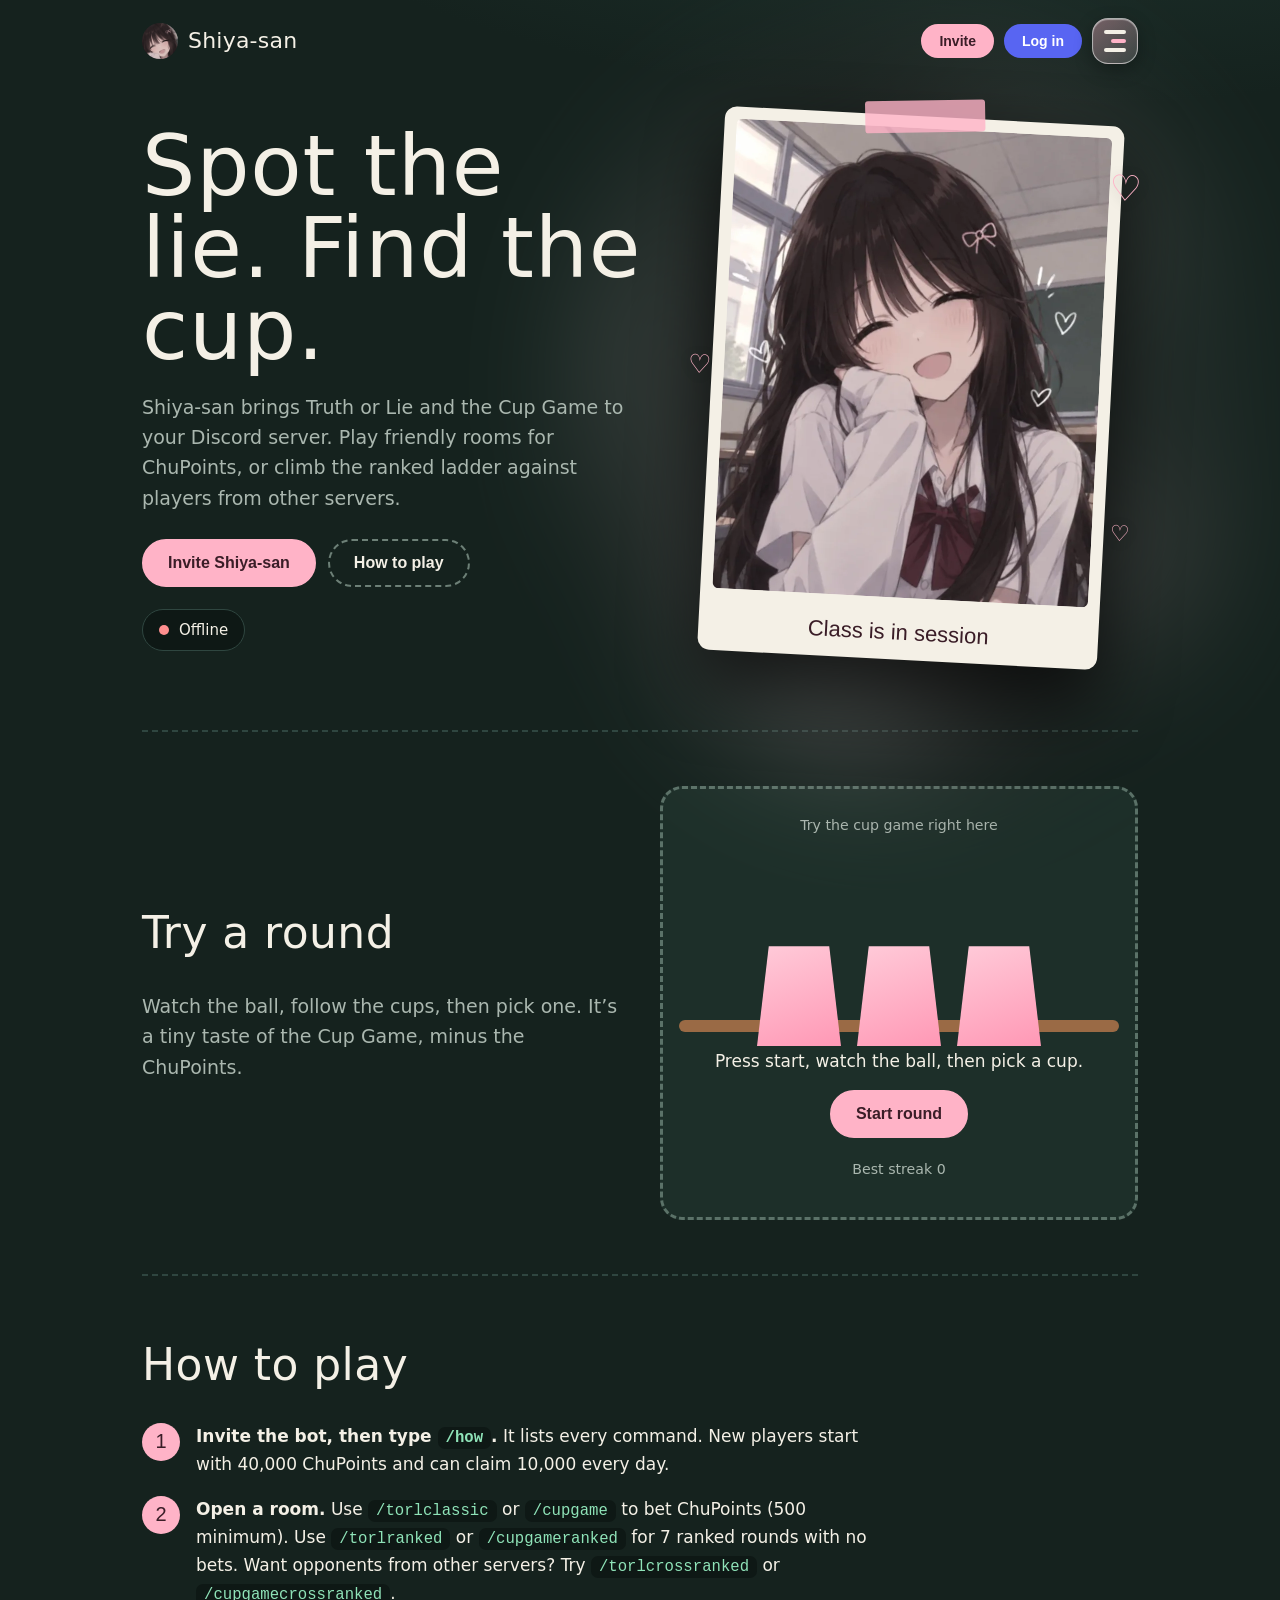
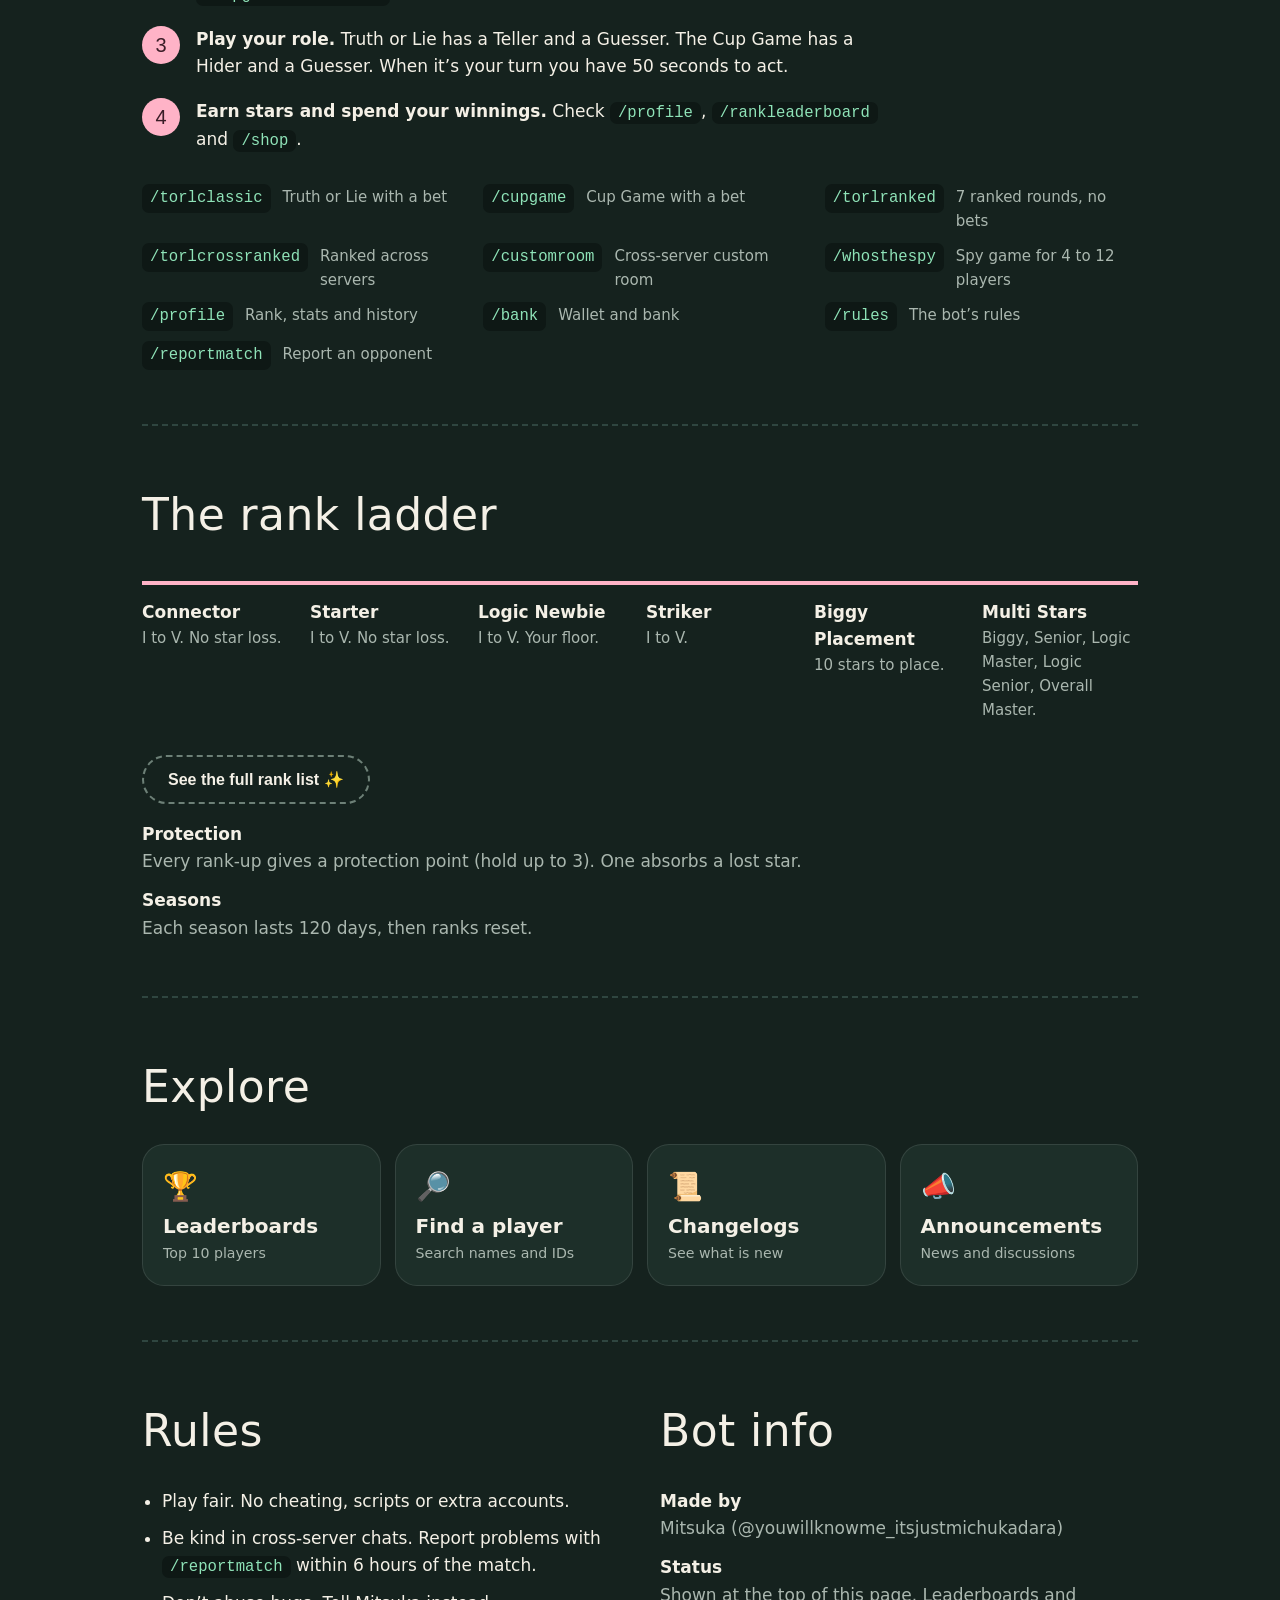
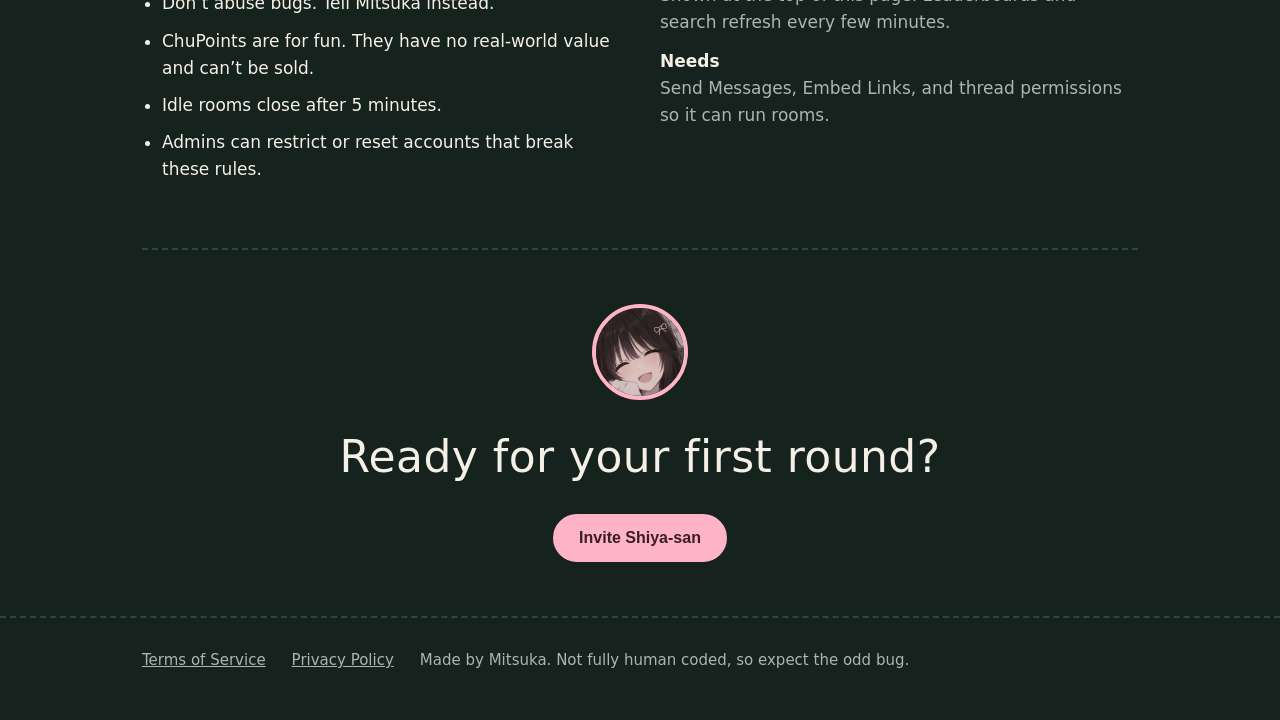
<file: index.html>
<!doctype html><html lang="en"><head><meta charset="utf-8">
<meta name="viewport" content="width=device-width,initial-scale=1"><meta http-equiv="Content-Security-Policy" content="default-src 'none'; script-src 'self'; style-src 'self' 'unsafe-inline' https://fonts.googleapis.com; font-src https://fonts.gstatic.com; img-src 'self' data: https://cdn.discordapp.com https://media.discordapp.net; connect-src 'self' https://discord.com https://api.github.com https://daneyxxxx.github.io; base-uri 'none'; form-action 'self'; object-src 'none'"><meta name="referrer" content="no-referrer"><meta name="theme-color" content="#15221e"><link rel="icon" href="icon.png"><meta name="description" content="Shiya-san is a Discord bot for Truth or Lie and the Cup Game, with friendly rooms and a ranked ladder.">
<title>Shiya-san | Truth or Lie and Cup Game bot</title><link rel="preconnect" href="https://fonts.googleapis.com"><link rel="preconnect" href="https://fonts.gstatic.com" crossorigin>
<link href="https://fonts.googleapis.com/css2?family=Bagel+Fat+One&family=Figtree:wght@400;500;700&display=swap" rel="stylesheet">
<link rel="stylesheet" href="style.css"><link rel="stylesheet" href="fx.css"><link rel="stylesheet" href="extra.css"></head><body>
<header class="top"><a class="brand" href="index.html"><img class="seal" src="icon.png" alt="" width="36" height="36">Shiya-san</a><div class="tools"><a class="btn sm" href="https://discord.com/oauth2/authorize?client_id=1524010081409306767&permissions=326417599488&integration_type=0&scope=bot+applications.commands">Invite</a><button class="btn sm dc" id="login" type="button">Log in</button><button class="menu-btn" id="mb" type="button" aria-label="Menu" aria-expanded="false" aria-controls="mp"><i></i><i></i><i></i></button></div><div class="menu-pop" id="mp" hidden><div class="menu-list"><span class="glass-i"></span><a href="index.html" role="menuitem"><b>🏠</b>Home</a><a href="index.html#play" role="menuitem"><b>🎮</b>How to play</a><a href="ranks.html" role="menuitem"><b>🪜</b>Ranks</a><a href="leaderboards.html" role="menuitem"><b>🏆</b>Leaderboards</a><a href="players.html" role="menuitem"><b>🔎</b>Players</a><a href="changelog.html" role="menuitem"><b>📜</b>Changelogs</a><a href="news.html" role="menuitem"><b>📣</b>Announcements</a><a href="index.html#rules" role="menuitem"><b>📖</b>Rules</a><a href="https://discord.com/oauth2/authorize?client_id=1524010081409306767&permissions=326417599488&integration_type=0&scope=bot+applications.commands" role="menuitem"><b>💌</b>Invite Shiya-san</a></div></div></header>
<main class="wrap"><div class="hero"><div>
<h1>Spot the lie. Find the cup.</h1>
<p class="lead">Shiya-san brings Truth or Lie and the Cup Game to your Discord server. Play friendly rooms for ChuPoints, or climb the ranked ladder against players from other servers.</p>
<div class="cta"><a class="btn" href="https://discord.com/oauth2/authorize?client_id=1524010081409306767&permissions=326417599488&integration_type=0&scope=bot+applications.commands">Invite Shiya-san</a><a class="btn ghost" href="#play">How to play</a></div>
<span class="pill wait" id="st"><i></i><span id="stt">Checking status…</span></span></div>
<figure class="portrait"><img src="shiya.webp" width="720" height="900" alt="Shiya-san, a smiling anime girl resting her cheek on her hand in a classroom" fetchpriority="high"><figcaption>Class is in session</figcaption><span class="hrt h1">♡</span><span class="hrt h2">♡</span><span class="hrt h3">♡</span></figure></div>

<section id="demo"><div class="two mid"><div><h2>Try a round</h2><p class="lead">Watch the ball, follow the cups, then pick one. It’s a tiny taste of the Cup Game, minus the ChuPoints.</p></div><div class="board"><small>Try the cup game right here</small>
<div class="cups">
<button class="slot" aria-label="Cup 1"><span class="ball"></span><span class="cup"></span></button>
<button class="slot" aria-label="Cup 2"><span class="ball"></span><span class="cup"></span></button>
<button class="slot" aria-label="Cup 3"><span class="ball"></span><span class="cup"></span></button></div>
<div class="ledge"></div><p id="msg">Press start, watch the ball, then pick a cup.</p>
<button class="btn" id="go">Start round</button><p><small id="best">Best streak 0</small></p></div></div></section>

<section id="play"><h2>How to play</h2>
<ol class="steps">
<li><b>Invite the bot, then type <code>/how</code>.</b> It lists every command. New players start with 40,000 ChuPoints and can claim 10,000 every day.</li>
<li><b>Open a room.</b> Use <code>/torlclassic</code> or <code>/cupgame</code> to bet ChuPoints (500 minimum). Use <code>/torlranked</code> or <code>/cupgameranked</code> for 7 ranked rounds with no bets. Want opponents from other servers? Try <code>/torlcrossranked</code> or <code>/cupgamecrossranked</code>.</li>
<li><b>Play your role.</b> Truth or Lie has a Teller and a Guesser. The Cup Game has a Hider and a Guesser. When it’s your turn you have 50 seconds to act.</li>
<li><b>Earn stars and spend your winnings.</b> Check <code>/profile</code>, <code>/rankleaderboard</code> and <code>/shop</code>.</li></ol>
<div class="cmds">
<div><code>/torlclassic</code><span>Truth or Lie with a bet</span></div><div><code>/cupgame</code><span>Cup Game with a bet</span></div>
<div><code>/torlranked</code><span>7 ranked rounds, no bets</span></div><div><code>/torlcrossranked</code><span>Ranked across servers</span></div>
<div><code>/customroom</code><span>Cross-server custom room</span></div><div><code>/whosthespy</code><span>Spy game for 4 to 12 players</span></div>
<div><code>/profile</code><span>Rank, stats and history</span></div><div><code>/bank</code><span>Wallet and bank</span></div>
<div><code>/rules</code><span>The bot’s rules</span></div><div><code>/reportmatch</code><span>Report an opponent</span></div></div></section>

<section id="ranks"><h2>The rank ladder</h2>
<ol class="ladder"><li><b>Connector</b>I to V. No star loss.</li><li><b>Starter</b>I to V. No star loss.</li><li><b>Logic Newbie</b>I to V. Your floor.</li><li><b>Striker</b>I to V.</li><li><b>Biggy Placement</b>10 stars to place.</li><li><b>Multi Stars</b>Biggy, Senior, Logic Master, Logic Senior, Overall Master.</li></ol>
<p><a class="btn ghost" href="ranks.html">See the full rank list ✨</a></p>
<dl class="facts"><div><dt>Protection</dt><dd>Every rank-up gives a protection point (hold up to 3). One absorbs a lost star.</dd></div>
<div><dt>Seasons</dt><dd>Each season lasts 120 days, then ranks reset.</dd></div></dl></section>

<section id="explore"><h2>Explore</h2><div class="tiles"><a class="tile" href="leaderboards.html"><b>🏆</b><span>Leaderboards</span><small>Top 10 players</small></a><a class="tile" href="players.html"><b>🔎</b><span>Find a player</span><small>Search names and IDs</small></a><a class="tile" href="changelog.html"><b>📜</b><span>Changelogs</span><small>See what is new</small></a><a class="tile" href="news.html"><b>📣</b><span>Announcements</span><small>News and discussions</small></a></div></section>




<section id="rules"><div class="two"><div><h2>Rules</h2><ul class="rules">
<li>Play fair. No cheating, scripts or extra accounts.</li><li>Be kind in cross-server chats. Report problems with <code>/reportmatch</code> within 6 hours of the match.</li>
<li>Don’t abuse bugs. Tell Mitsuka instead.</li><li>ChuPoints are for fun. They have no real-world value and can’t be sold.</li>
<li>Idle rooms close after 5 minutes.</li><li>Admins can restrict or reset accounts that break these rules.</li></ul></div>
<div><h2>Bot info</h2><dl class="facts"><div><dt>Made by</dt><dd>Mitsuka (@youwillknowme_itsjustmichukadara)</dd></div>
<div><dt>Status</dt><dd>Shown at the top of this page. Leaderboards and search refresh every few minutes.</dd></div>
<div><dt>Needs</dt><dd>Send Messages, Embed Links, and thread permissions so it can run rooms.</dd></div></dl>
</div></div></section><section class="end"><img src="icon.png" alt="" width="96" height="96"><h2>Ready for your first round?</h2><a class="btn" href="https://discord.com/oauth2/authorize?client_id=1524010081409306767&permissions=326417599488&integration_type=0&scope=bot+applications.commands">Invite Shiya-san</a></section></main>
<script src="config.js"></script><script src="fx.js"></script><script src="app.js"></script><script src="account.js"></script><script src="extra.js"></script>
<footer><div class="wrap"><a href="terms.html">Terms of Service</a><a href="privacy.html">Privacy Policy</a>
<span>Made by Mitsuka. Not fully human coded, so expect the odd bug.</span></div></footer></body></html>
</file>
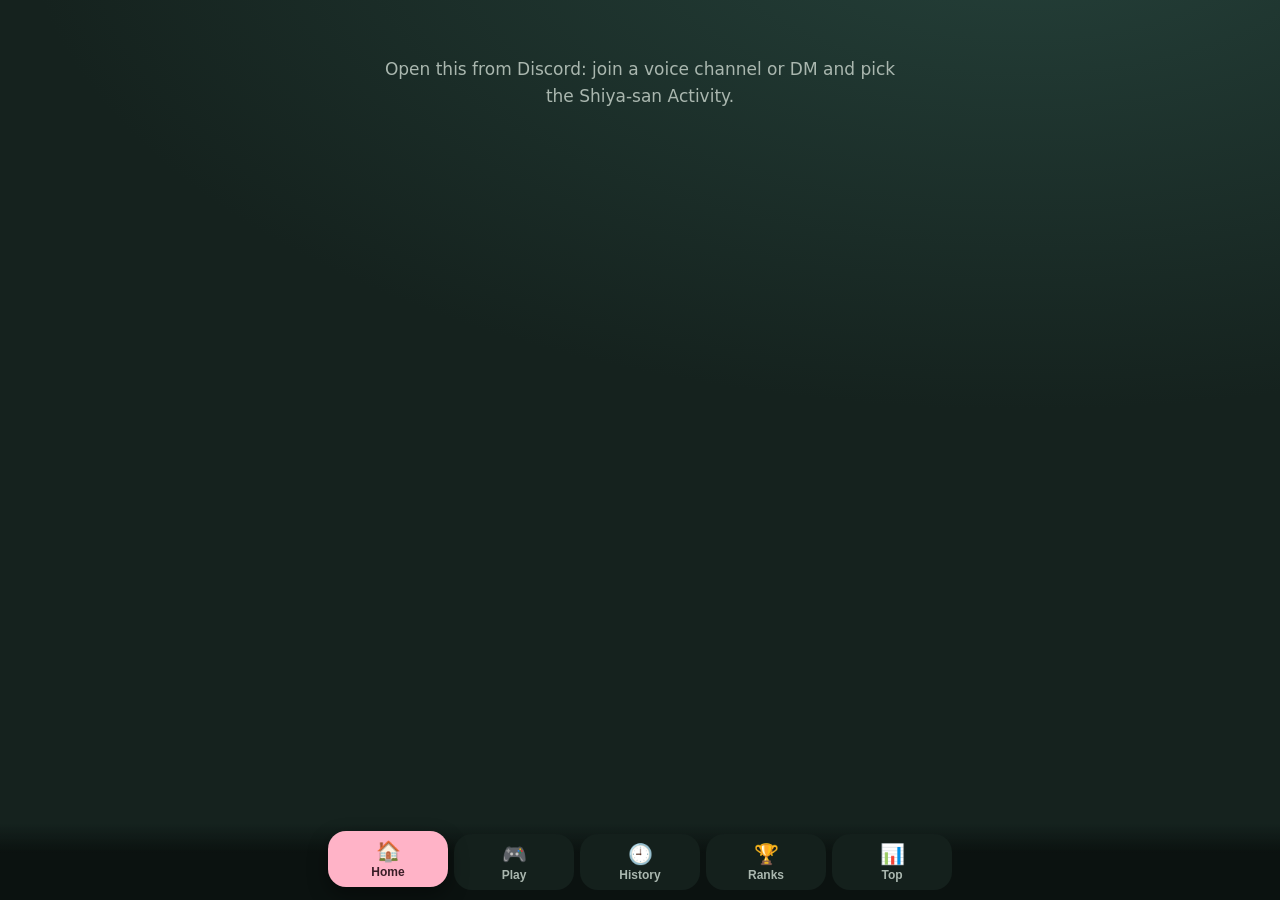
<file: activity/index.html>
<!doctype html><html lang="en"><head><meta charset="utf-8"><meta name="viewport" content="width=device-width,initial-scale=1,viewport-fit=cover"><meta name="robots" content="noindex"><title>Shiya-san</title>
<link rel="stylesheet" href="../style.css"><link rel="stylesheet" href="../fx.css"><link rel="stylesheet" href="activity.css"></head>
<body class="act"><main id="a-main" aria-live="polite"><p class="a-load">Loading…</p></main><div id="a-st" class="a-st"></div><nav id="a-nav" class="a-nav" role="tablist" aria-label="Sections"></nav>
<script src="../config.js"></script><script src="../fx.js"></script><script src="activity.js"></script></body></html>
</file>
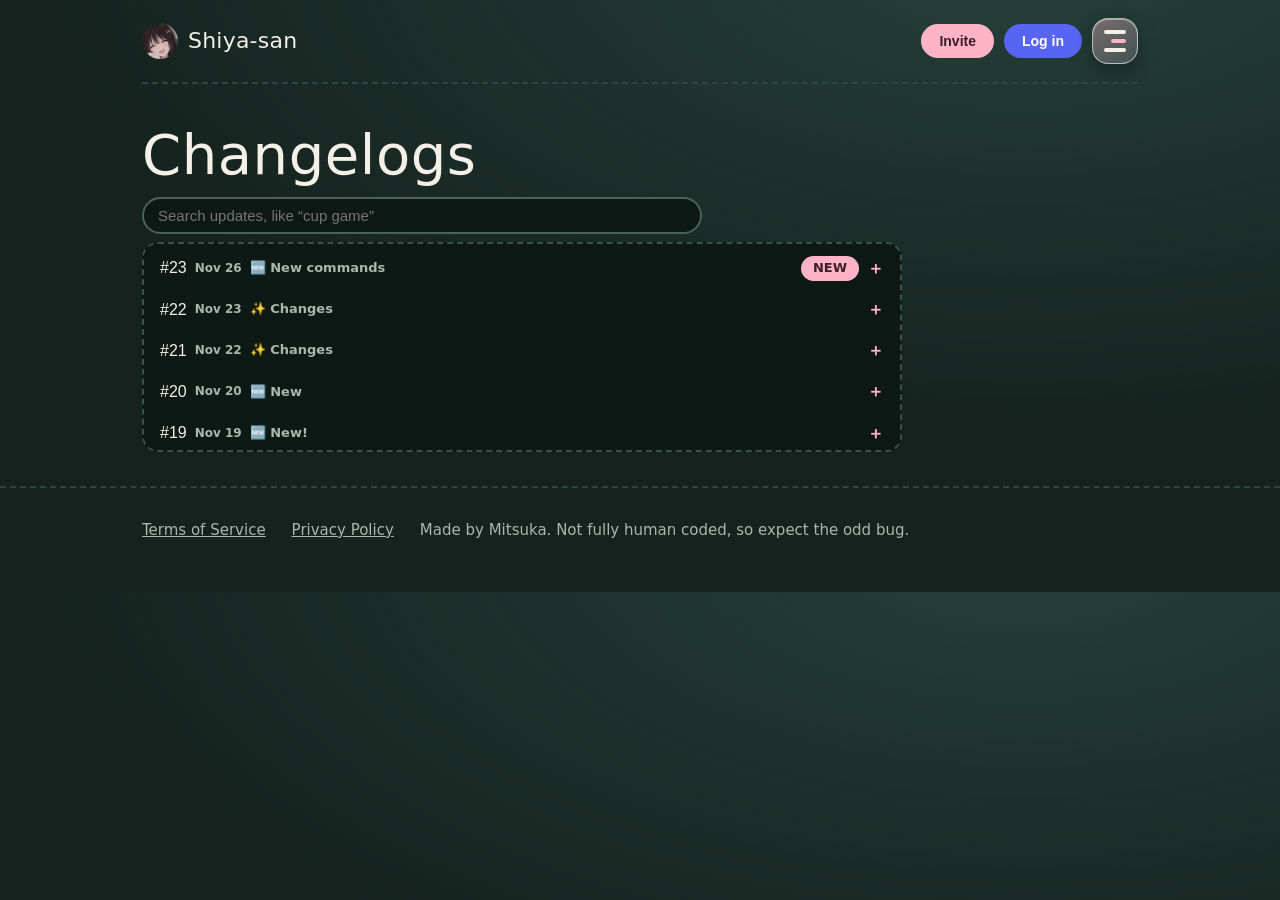
<file: changelog.html>
<!doctype html><html lang="en"><head><meta charset="utf-8">
<meta name="viewport" content="width=device-width,initial-scale=1"><meta http-equiv="Content-Security-Policy" content="default-src 'none'; script-src 'self'; style-src 'self' 'unsafe-inline' https://fonts.googleapis.com; font-src https://fonts.gstatic.com; img-src 'self' data: https://cdn.discordapp.com https://media.discordapp.net; connect-src 'self' https://discord.com https://api.github.com https://daneyxxxx.github.io; base-uri 'none'; form-action 'self'; object-src 'none'"><meta name="referrer" content="no-referrer"><meta name="theme-color" content="#15221e"><link rel="icon" href="icon.png"><meta name="description" content="Everything new in Shiya-san.">
<title>Changelogs | Shiya-san</title><link rel="preconnect" href="https://fonts.googleapis.com"><link rel="preconnect" href="https://fonts.gstatic.com" crossorigin>
<link href="https://fonts.googleapis.com/css2?family=Bagel+Fat+One&family=Figtree:wght@400;500;700&display=swap" rel="stylesheet">
<link rel="stylesheet" href="style.css"><link rel="stylesheet" href="fx.css"><link rel="stylesheet" href="extra.css"></head><body class="sub">
<header class="top"><a class="brand" href="index.html"><img class="seal" src="icon.png" alt="" width="36" height="36">Shiya-san</a><div class="tools"><a class="btn sm" href="https://discord.com/oauth2/authorize?client_id=1524010081409306767&permissions=326417599488&integration_type=0&scope=bot+applications.commands">Invite</a><button class="btn sm dc" id="login" type="button">Log in</button><button class="menu-btn" id="mb" type="button" aria-label="Menu" aria-expanded="false" aria-controls="mp"><i></i><i></i><i></i></button></div><div class="menu-pop" id="mp" hidden><div class="menu-list"><span class="glass-i"></span><a href="index.html" role="menuitem"><b>🏠</b>Home</a><a href="index.html#play" role="menuitem"><b>🎮</b>How to play</a><a href="ranks.html" role="menuitem"><b>🪜</b>Ranks</a><a href="leaderboards.html" role="menuitem"><b>🏆</b>Leaderboards</a><a href="players.html" role="menuitem"><b>🔎</b>Players</a><a href="changelog.html" role="menuitem"><b>📜</b>Changelogs</a><a href="news.html" role="menuitem"><b>📣</b>Announcements</a><a href="index.html#rules" role="menuitem"><b>📖</b>Rules</a><a href="https://discord.com/oauth2/authorize?client_id=1524010081409306767&permissions=326417599488&integration_type=0&scope=bot+applications.commands" role="menuitem"><b>💌</b>Invite Shiya-san</a></div></div></header>
<main class="wrap"><section id="changelog" class="clsec"><div class="clhead"><h1 class="pt">Changelogs</h1><span class="muted" id="clmsg" aria-live="polite"></span></div>
<form class="find clq" onsubmit="return false"><input id="clq" type="search" placeholder="Search updates, like “cup game”" autocomplete="off" aria-label="Search updates"></form>
<div id="cl" class="clbox"><p class="muted">Loading…</p></div></section></main>
<script src="config.js"></script><script src="fx.js"></script><script src="app.js"></script><script src="account.js"></script><script src="extra.js"></script>
<footer><div class="wrap"><a href="terms.html">Terms of Service</a><a href="privacy.html">Privacy Policy</a>
<span>Made by Mitsuka. Not fully human coded, so expect the odd bug.</span></div></footer></body></html>
</file>
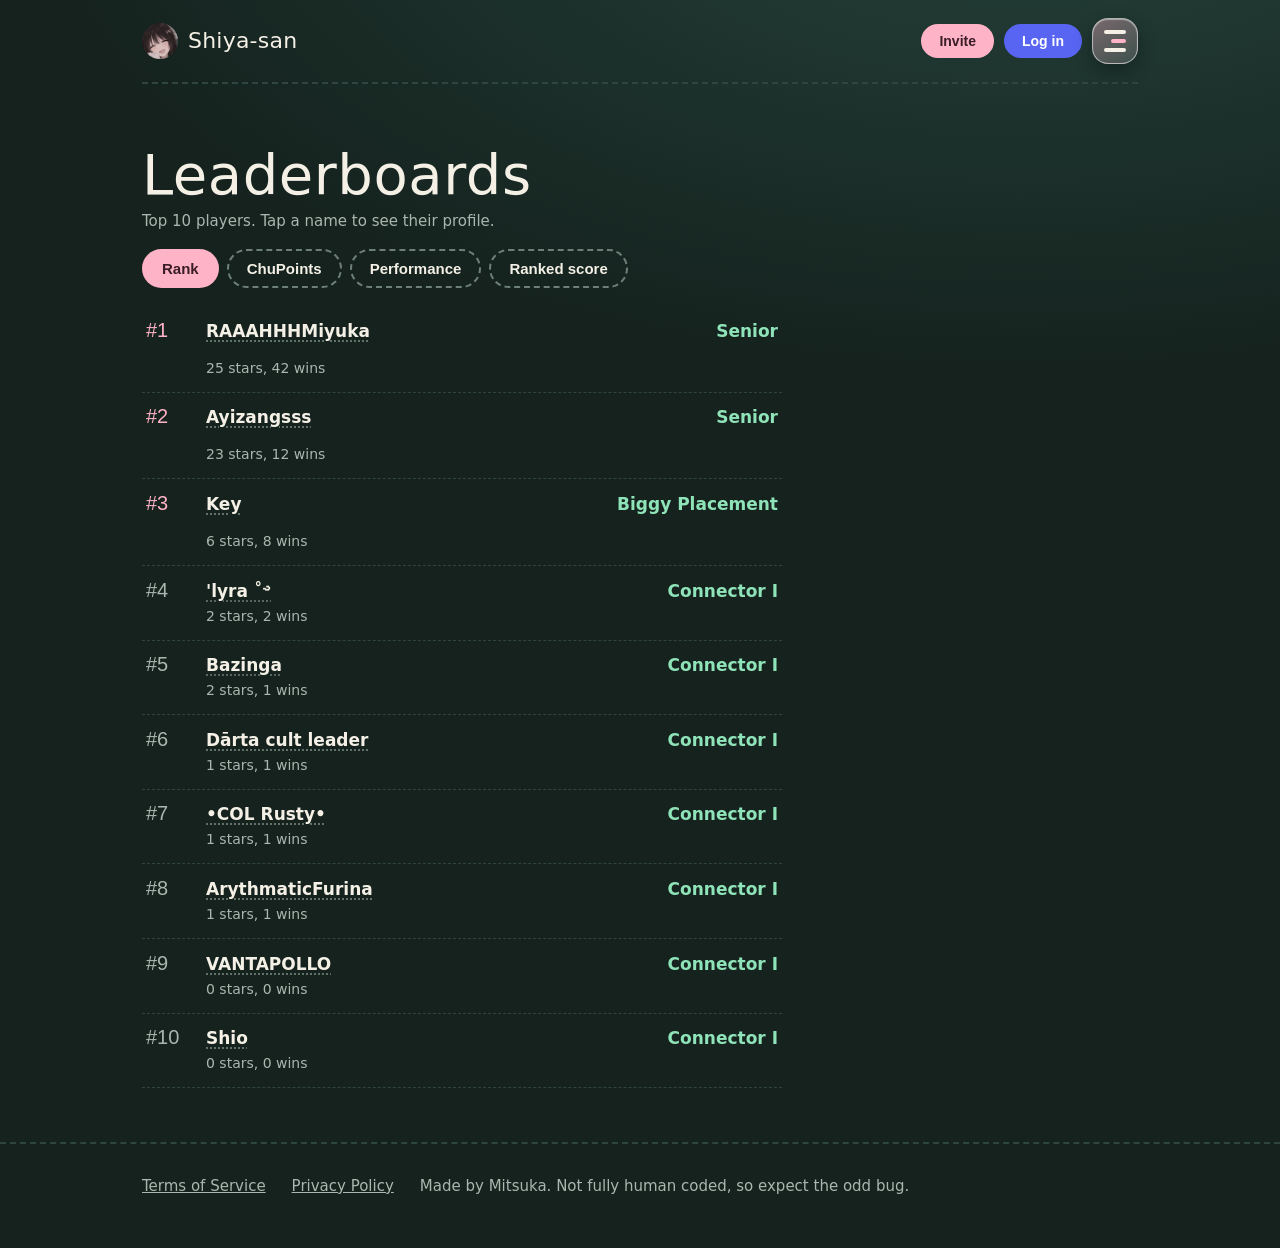
<file: leaderboards.html>
<!doctype html><html lang="en"><head><meta charset="utf-8">
<meta name="viewport" content="width=device-width,initial-scale=1"><meta http-equiv="Content-Security-Policy" content="default-src 'none'; script-src 'self'; style-src 'self' 'unsafe-inline' https://fonts.googleapis.com; font-src https://fonts.gstatic.com; img-src 'self' data: https://cdn.discordapp.com https://media.discordapp.net; connect-src 'self' https://discord.com https://api.github.com https://daneyxxxx.github.io; base-uri 'none'; form-action 'self'; object-src 'none'"><meta name="referrer" content="no-referrer"><meta name="theme-color" content="#15221e"><link rel="icon" href="icon.png"><meta name="description" content="Top Shiya-san players by rank, ChuPoints, performance and ranked score.">
<title>Leaderboards | Shiya-san</title><link rel="preconnect" href="https://fonts.googleapis.com"><link rel="preconnect" href="https://fonts.gstatic.com" crossorigin>
<link href="https://fonts.googleapis.com/css2?family=Bagel+Fat+One&family=Figtree:wght@400;500;700&display=swap" rel="stylesheet">
<link rel="stylesheet" href="style.css"><link rel="stylesheet" href="fx.css"><link rel="stylesheet" href="extra.css"></head><body class="sub">
<header class="top"><a class="brand" href="index.html"><img class="seal" src="icon.png" alt="" width="36" height="36">Shiya-san</a><div class="tools"><a class="btn sm" href="https://discord.com/oauth2/authorize?client_id=1524010081409306767&permissions=326417599488&integration_type=0&scope=bot+applications.commands">Invite</a><button class="btn sm dc" id="login" type="button">Log in</button><button class="menu-btn" id="mb" type="button" aria-label="Menu" aria-expanded="false" aria-controls="mp"><i></i><i></i><i></i></button></div><div class="menu-pop" id="mp" hidden><div class="menu-list"><span class="glass-i"></span><a href="index.html" role="menuitem"><b>🏠</b>Home</a><a href="index.html#play" role="menuitem"><b>🎮</b>How to play</a><a href="ranks.html" role="menuitem"><b>🪜</b>Ranks</a><a href="leaderboards.html" role="menuitem"><b>🏆</b>Leaderboards</a><a href="players.html" role="menuitem"><b>🔎</b>Players</a><a href="changelog.html" role="menuitem"><b>📜</b>Changelogs</a><a href="news.html" role="menuitem"><b>📣</b>Announcements</a><a href="index.html#rules" role="menuitem"><b>📖</b>Rules</a><a href="https://discord.com/oauth2/authorize?client_id=1524010081409306767&permissions=326417599488&integration_type=0&scope=bot+applications.commands" role="menuitem"><b>💌</b>Invite Shiya-san</a></div></div></header>
<main class="wrap"><section id="boards"><h1 class="pt">Leaderboards</h1><p class="note">Top 10 players. Tap a name to see their profile.</p>
<div class="tabs"><button class="tab on" data-t="rank">Rank</button><button class="tab" data-t="points">ChuPoints</button><button class="tab" data-t="perf">Performance</button><button class="tab" data-t="score">Ranked score</button></div>
<ol class="lb" id="lb"><li class="muted">Loading…</li></ol></section></main>
<dialog id="pw" aria-label="Player info"><div class="pw"></div></dialog>
<script src="config.js"></script><script src="fx.js"></script><script src="app.js"></script><script src="account.js"></script><script src="extra.js"></script>
<footer><div class="wrap"><a href="terms.html">Terms of Service</a><a href="privacy.html">Privacy Policy</a>
<span>Made by Mitsuka. Not fully human coded, so expect the odd bug.</span></div></footer></body></html>
</file>
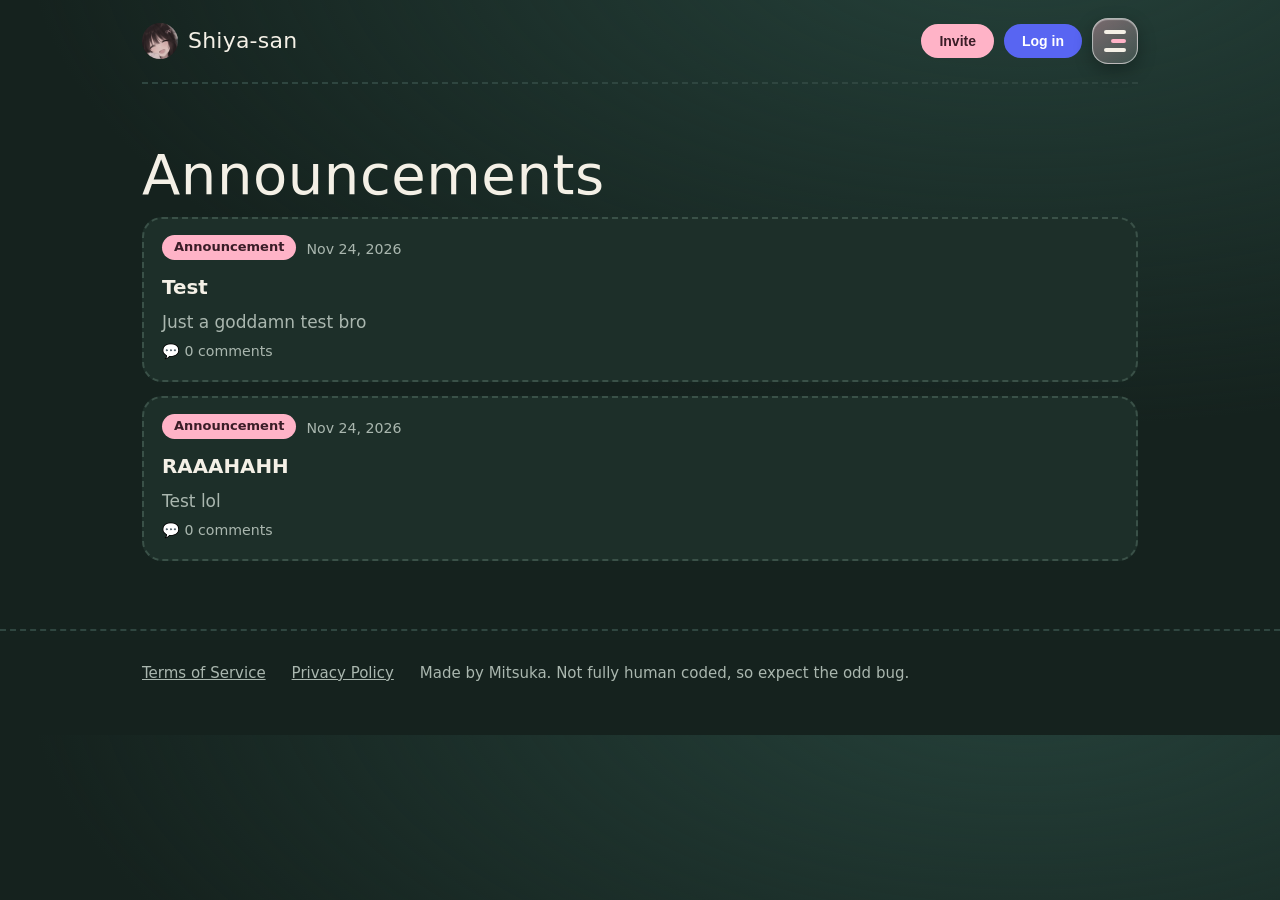
<file: news.html>
<!doctype html><html lang="en"><head><meta charset="utf-8">
<meta name="viewport" content="width=device-width,initial-scale=1"><meta http-equiv="Content-Security-Policy" content="default-src 'none'; script-src 'self'; style-src 'self' 'unsafe-inline' https://fonts.googleapis.com; font-src https://fonts.gstatic.com; img-src 'self' data: https://cdn.discordapp.com https://media.discordapp.net; connect-src 'self' https://discord.com https://api.github.com https://daneyxxxx.github.io; base-uri 'none'; form-action 'self'; object-src 'none'"><meta name="referrer" content="no-referrer"><meta name="theme-color" content="#15221e"><link rel="icon" href="icon.png"><meta name="description" content="News, announcements and discussions from the Shiya-san team.">
<title>Announcements | Shiya-san</title><link rel="preconnect" href="https://fonts.googleapis.com"><link rel="preconnect" href="https://fonts.gstatic.com" crossorigin>
<link href="https://fonts.googleapis.com/css2?family=Bagel+Fat+One&family=Figtree:wght@400;500;700&display=swap" rel="stylesheet">
<link rel="stylesheet" href="style.css"><link rel="stylesheet" href="fx.css"><link rel="stylesheet" href="extra.css"></head><body class="sub">
<header class="top"><a class="brand" href="index.html"><img class="seal" src="icon.png" alt="" width="36" height="36">Shiya-san</a><div class="tools"><a class="btn sm" href="https://discord.com/oauth2/authorize?client_id=1524010081409306767&permissions=326417599488&integration_type=0&scope=bot+applications.commands">Invite</a><button class="btn sm dc" id="login" type="button">Log in</button><button class="menu-btn" id="mb" type="button" aria-label="Menu" aria-expanded="false" aria-controls="mp"><i></i><i></i><i></i></button></div><div class="menu-pop" id="mp" hidden><div class="menu-list"><span class="glass-i"></span><a href="index.html" role="menuitem"><b>🏠</b>Home</a><a href="index.html#play" role="menuitem"><b>🎮</b>How to play</a><a href="ranks.html" role="menuitem"><b>🪜</b>Ranks</a><a href="leaderboards.html" role="menuitem"><b>🏆</b>Leaderboards</a><a href="players.html" role="menuitem"><b>🔎</b>Players</a><a href="changelog.html" role="menuitem"><b>📜</b>Changelogs</a><a href="news.html" role="menuitem"><b>📣</b>Announcements</a><a href="index.html#rules" role="menuitem"><b>📖</b>Rules</a><a href="https://discord.com/oauth2/authorize?client_id=1524010081409306767&permissions=326417599488&integration_type=0&scope=bot+applications.commands" role="menuitem"><b>💌</b>Invite Shiya-san</a></div></div></header>
<main class="wrap"><section id="news"><h1 class="pt">Announcements</h1><div id="nw" aria-live="polite"></div></section></main>
<script src="config.js"></script><script src="fx.js"></script><script src="app.js"></script><script src="account.js"></script><script src="extra.js"></script><script src="news.js"></script>
<footer><div class="wrap"><a href="terms.html">Terms of Service</a><a href="privacy.html">Privacy Policy</a>
<span>Made by Mitsuka. Not fully human coded, so expect the odd bug.</span></div></footer></body></html>
</file>
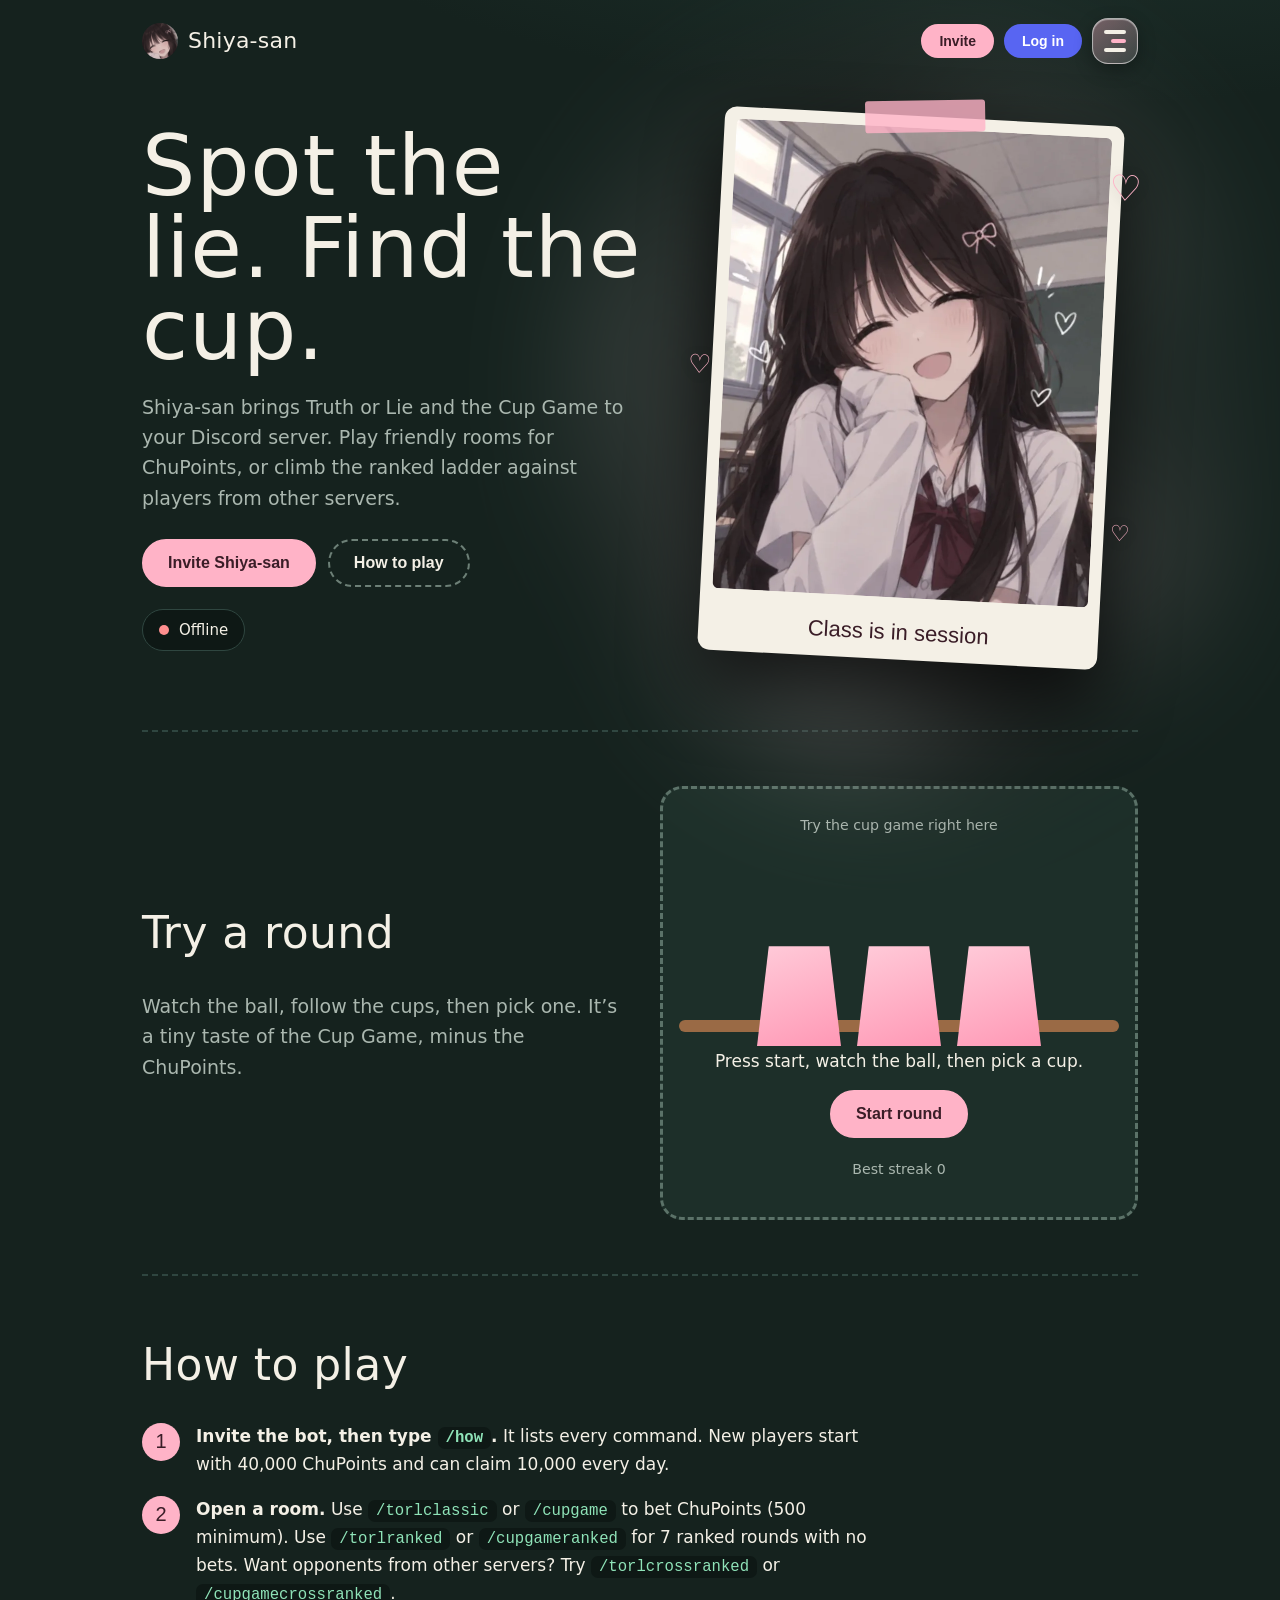
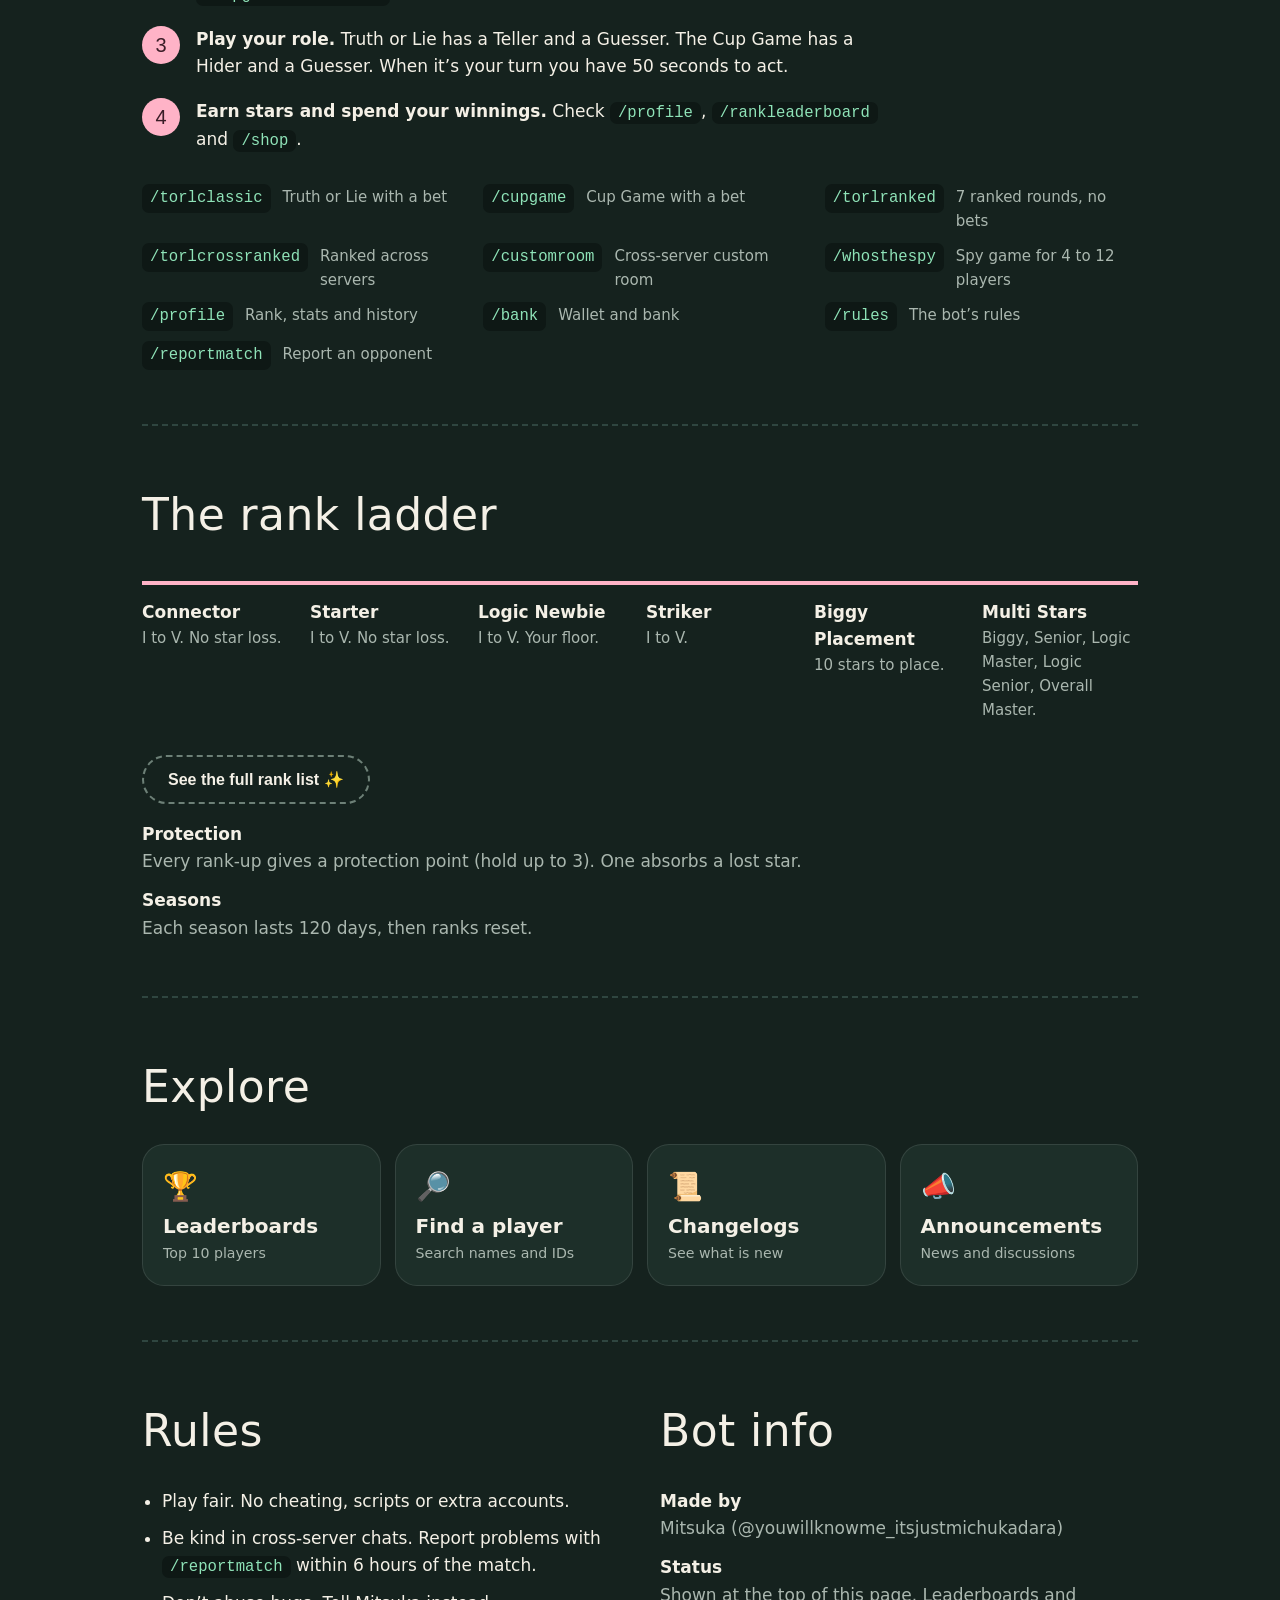
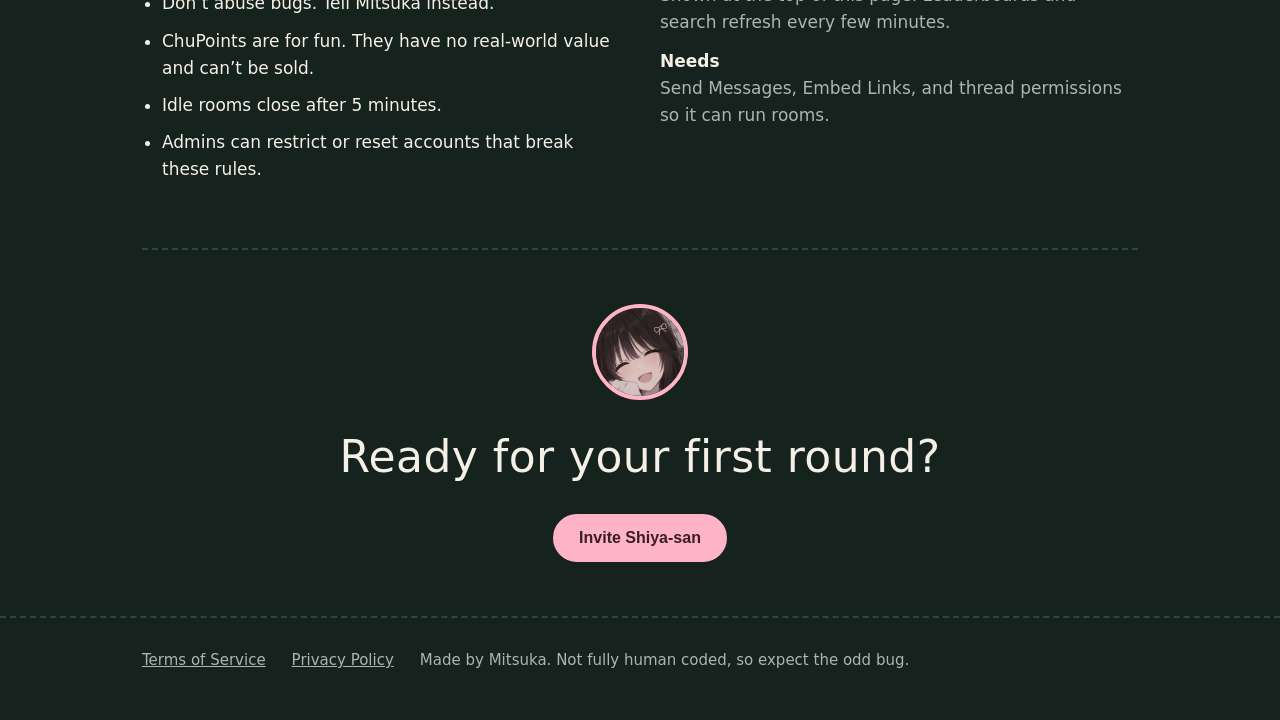
<file: owner.html>
<!doctype html><html lang="en"><head><meta charset="utf-8">
<meta name="viewport" content="width=device-width,initial-scale=1"><meta http-equiv="Content-Security-Policy" content="default-src 'none'; script-src 'self'; style-src 'self' 'unsafe-inline' https://fonts.googleapis.com; font-src https://fonts.gstatic.com; img-src 'self' data: https://cdn.discordapp.com https://media.discordapp.net; connect-src 'self' https://discord.com https://api.github.com https://daneyxxxx.github.io; base-uri 'none'; form-action 'self'; object-src 'none'"><meta name="referrer" content="no-referrer"><meta name="robots" content="noindex,nofollow"><meta name="theme-color" content="#15221e"><link rel="icon" href="icon.png"><meta name="description" content="Owner tools.">
<title>Owner Dashboard | Shiya-san</title><link rel="preconnect" href="https://fonts.googleapis.com"><link rel="preconnect" href="https://fonts.gstatic.com" crossorigin>
<link href="https://fonts.googleapis.com/css2?family=Bagel+Fat+One&family=Figtree:wght@400;500;700&display=swap" rel="stylesheet">
<link rel="stylesheet" href="style.css"><link rel="stylesheet" href="fx.css"><link rel="stylesheet" href="extra.css"></head><body class="sub">
<header class="top"><a class="brand" href="index.html"><img class="seal" src="icon.png" alt="" width="36" height="36">Shiya-san</a><div class="tools"><a class="btn sm" href="https://discord.com/oauth2/authorize?client_id=1524010081409306767&permissions=326417599488&integration_type=0&scope=bot+applications.commands">Invite</a><button class="btn sm dc" id="login" type="button">Log in</button><button class="menu-btn" id="mb" type="button" aria-label="Menu" aria-expanded="false" aria-controls="mp"><i></i><i></i><i></i></button></div><div class="menu-pop" id="mp" hidden><div class="menu-list"><span class="glass-i"></span><a href="index.html" role="menuitem"><b>🏠</b>Home</a><a href="index.html#play" role="menuitem"><b>🎮</b>How to play</a><a href="ranks.html" role="menuitem"><b>🪜</b>Ranks</a><a href="leaderboards.html" role="menuitem"><b>🏆</b>Leaderboards</a><a href="players.html" role="menuitem"><b>🔎</b>Players</a><a href="changelog.html" role="menuitem"><b>📜</b>Changelogs</a><a href="news.html" role="menuitem"><b>📣</b>Announcements</a><a href="index.html#rules" role="menuitem"><b>📖</b>Rules</a><a href="https://discord.com/oauth2/authorize?client_id=1524010081409306767&permissions=326417599488&integration_type=0&scope=bot+applications.commands" role="menuitem"><b>💌</b>Invite Shiya-san</a></div></div></header>
<main class="wrap"><section id="own"><h1 class="pt">Owner Dashboard</h1><div id="ob" aria-live="polite"></div></section></main>
<script src="config.js"></script><script src="fx.js"></script><script src="app.js"></script><script src="account.js"></script><script src="extra.js"></script><script src="owner.js"></script>
<footer><div class="wrap"><a href="terms.html">Terms of Service</a><a href="privacy.html">Privacy Policy</a>
<span>Made by Mitsuka. Not fully human coded, so expect the odd bug.</span></div></footer></body></html>
</file>
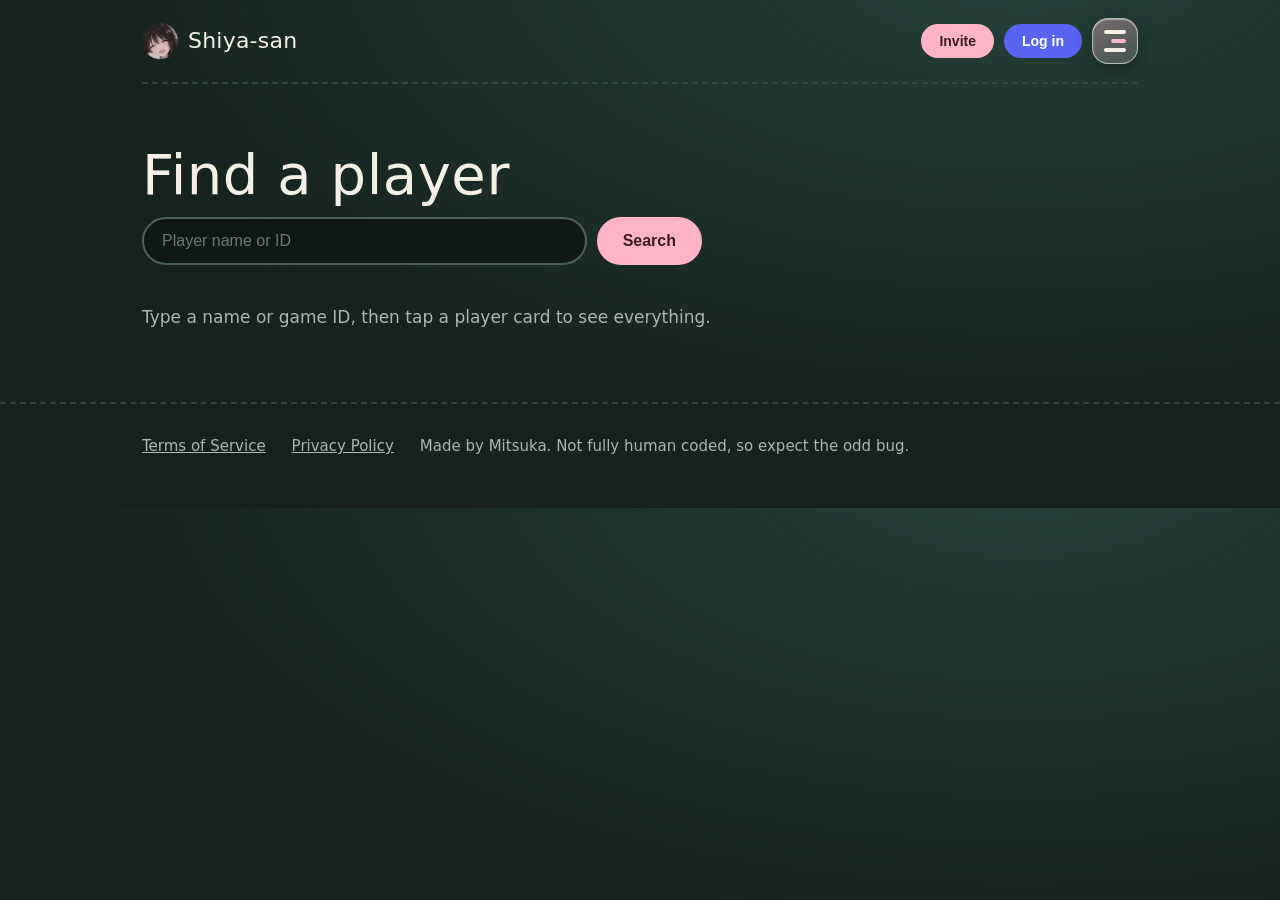
<file: players.html>
<!doctype html><html lang="en"><head><meta charset="utf-8">
<meta name="viewport" content="width=device-width,initial-scale=1"><meta http-equiv="Content-Security-Policy" content="default-src 'none'; script-src 'self'; style-src 'self' 'unsafe-inline' https://fonts.googleapis.com; font-src https://fonts.gstatic.com; img-src 'self' data: https://cdn.discordapp.com https://media.discordapp.net; connect-src 'self' https://discord.com https://api.github.com https://daneyxxxx.github.io; base-uri 'none'; form-action 'self'; object-src 'none'"><meta name="referrer" content="no-referrer"><meta name="theme-color" content="#15221e"><link rel="icon" href="icon.png"><meta name="description" content="Search Shiya-san players by name or game ID.">
<title>Find a player | Shiya-san</title><link rel="preconnect" href="https://fonts.googleapis.com"><link rel="preconnect" href="https://fonts.gstatic.com" crossorigin>
<link href="https://fonts.googleapis.com/css2?family=Bagel+Fat+One&family=Figtree:wght@400;500;700&display=swap" rel="stylesheet">
<link rel="stylesheet" href="style.css"><link rel="stylesheet" href="fx.css"><link rel="stylesheet" href="extra.css"></head><body class="sub">
<header class="top"><a class="brand" href="index.html"><img class="seal" src="icon.png" alt="" width="36" height="36">Shiya-san</a><div class="tools"><a class="btn sm" href="https://discord.com/oauth2/authorize?client_id=1524010081409306767&permissions=326417599488&integration_type=0&scope=bot+applications.commands">Invite</a><button class="btn sm dc" id="login" type="button">Log in</button><button class="menu-btn" id="mb" type="button" aria-label="Menu" aria-expanded="false" aria-controls="mp"><i></i><i></i><i></i></button></div><div class="menu-pop" id="mp" hidden><div class="menu-list"><span class="glass-i"></span><a href="index.html" role="menuitem"><b>🏠</b>Home</a><a href="index.html#play" role="menuitem"><b>🎮</b>How to play</a><a href="ranks.html" role="menuitem"><b>🪜</b>Ranks</a><a href="leaderboards.html" role="menuitem"><b>🏆</b>Leaderboards</a><a href="players.html" role="menuitem"><b>🔎</b>Players</a><a href="changelog.html" role="menuitem"><b>📜</b>Changelogs</a><a href="news.html" role="menuitem"><b>📣</b>Announcements</a><a href="index.html#rules" role="menuitem"><b>📖</b>Rules</a><a href="https://discord.com/oauth2/authorize?client_id=1524010081409306767&permissions=326417599488&integration_type=0&scope=bot+applications.commands" role="menuitem"><b>💌</b>Invite Shiya-san</a></div></div></header>
<main class="wrap"><section id="players"><h1 class="pt">Find a player</h1>
<form class="find" id="find"><input id="q" type="search" placeholder="Player name or ID" autocomplete="off" aria-label="Player name or ID"><button class="btn" type="submit">Search</button></form>
<div id="res" class="plist" aria-live="polite"></div></section></main>
<dialog id="pw" aria-label="Player info"><div class="pw"></div></dialog>
<script src="config.js"></script><script src="fx.js"></script><script src="app.js"></script><script src="account.js"></script><script src="extra.js"></script>
<footer><div class="wrap"><a href="terms.html">Terms of Service</a><a href="privacy.html">Privacy Policy</a>
<span>Made by Mitsuka. Not fully human coded, so expect the odd bug.</span></div></footer></body></html>
</file>
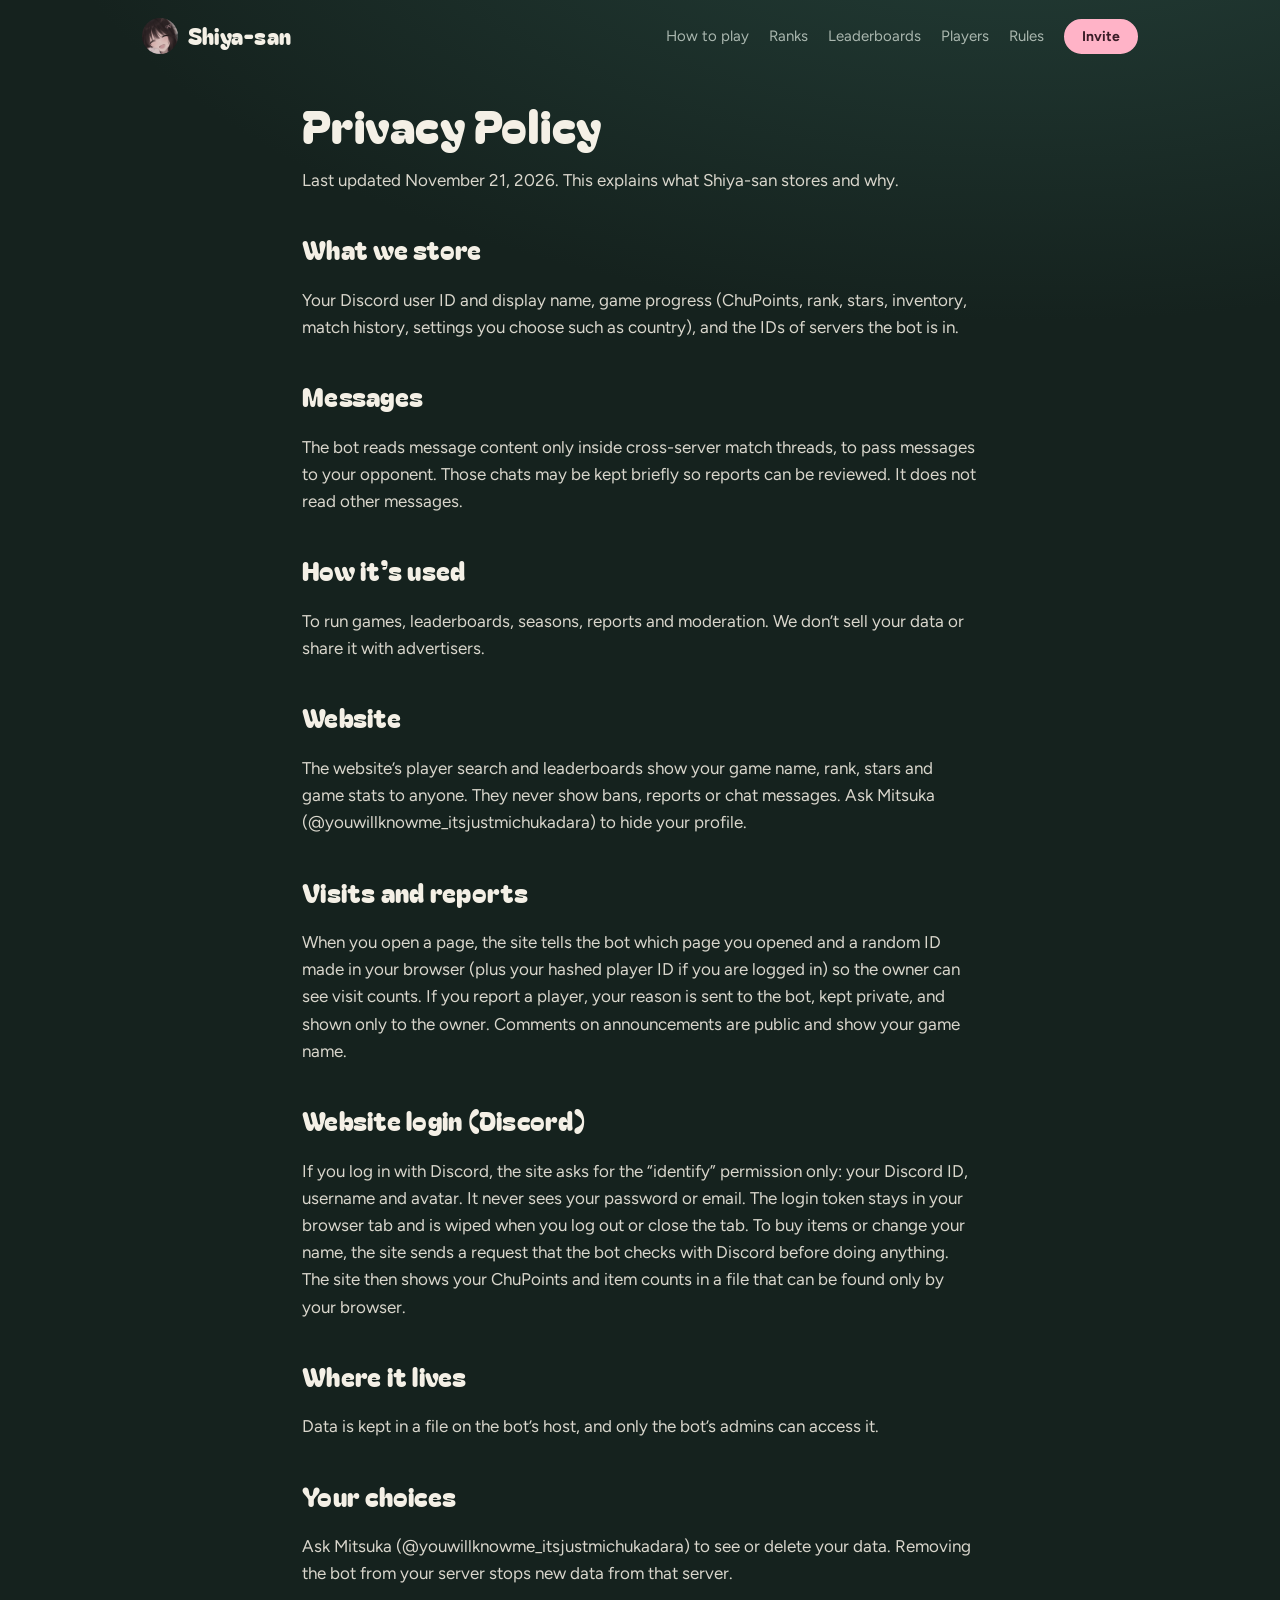
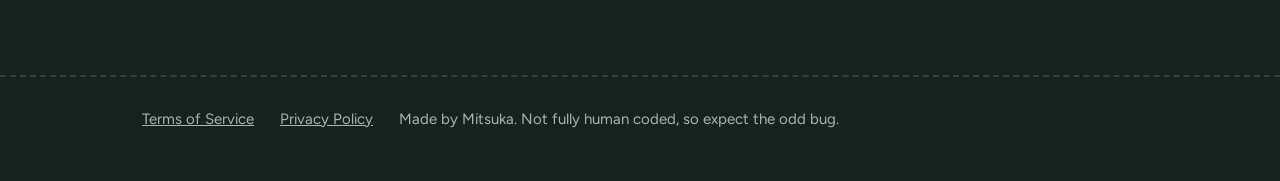
<file: privacy.html>
<!doctype html><html lang="en"><head><meta charset="utf-8">
<meta name="viewport" content="width=device-width,initial-scale=1"><meta name="theme-color" content="#15221e"><link rel="icon" href="icon.png"><meta name="description" content="Shiya-san is a Discord bot for Truth or Lie and the Cup Game, with friendly rooms and a ranked ladder.">
<title>Privacy Policy | Shiya-san</title><link rel="preconnect" href="https://fonts.googleapis.com"><link rel="preconnect" href="https://fonts.gstatic.com" crossorigin>
<link href="https://fonts.googleapis.com/css2?family=Bagel+Fat+One&family=Figtree:wght@400;500;700&display=swap" rel="stylesheet">
<link rel="stylesheet" href="style.css"><link rel="stylesheet" href="fx.css"><link rel="stylesheet" href="extra.css"></head><body>
<header class="top"><a class="brand" href="index.html"><img class="seal" src="icon.png" alt="" width="36" height="36">Shiya-san</a>
<nav><a href="index.html#play">How to play</a><a href="ranks.html">Ranks</a><a href="index.html#boards">Leaderboards</a><a href="index.html#players">Players</a><a href="index.html#rules">Rules</a><a class="btn sm" href="https://discord.com/oauth2/authorize?client_id=1524010081409306767&permissions=326417599488&integration_type=0&scope=bot+applications.commands">Invite</a></nav></header>
<main class="doc"><h1>Privacy Policy</h1><p>Last updated November 21, 2026. This explains what Shiya-san stores and why.</p>
<h2>What we store</h2><p>Your Discord user ID and display name, game progress (ChuPoints, rank, stars, inventory, match history, settings you choose such as country), and the IDs of servers the bot is in.</p>
<h2>Messages</h2><p>The bot reads message content only inside cross-server match threads, to pass messages to your opponent. Those chats may be kept briefly so reports can be reviewed. It does not read other messages.</p>
<h2>How it’s used</h2><p>To run games, leaderboards, seasons, reports and moderation. We don’t sell your data or share it with advertisers.</p>
<h2>Website</h2><p>The website’s player search and leaderboards show your game name, rank, stars and game stats to anyone. They never show bans, reports or chat messages. Ask Mitsuka (@youwillknowme_itsjustmichukadara) to hide your profile.</p><h2>Visits and reports</h2><p>When you open a page, the site tells the bot which page you opened and a random ID made in your browser (plus your hashed player ID if you are logged in) so the owner can see visit counts. If you report a player, your reason is sent to the bot, kept private, and shown only to the owner. Comments on announcements are public and show your game name.</p><h2>Website login (Discord)</h2><p>If you log in with Discord, the site asks for the “identify” permission only: your Discord ID, username and avatar. It never sees your password or email. The login token stays in your browser tab and is wiped when you log out or close the tab. To buy items or change your name, the site sends a request that the bot checks with Discord before doing anything. The site then shows your ChuPoints and item counts in a file that can be found only by your browser.</p><h2>Where it lives</h2><p>Data is kept in a file on the bot’s host, and only the bot’s admins can access it.</p>
<h2>Your choices</h2><p>Ask Mitsuka (@youwillknowme_itsjustmichukadara) to see or delete your data. Removing the bot from your server stops new data from that server.</p></main>
<footer><div class="wrap"><a href="terms.html">Terms of Service</a><a href="privacy.html">Privacy Policy</a>
<span>Made by Mitsuka. Not fully human coded, so expect the odd bug.</span></div></footer><script src="fx.js"></script></body></html>
</file>
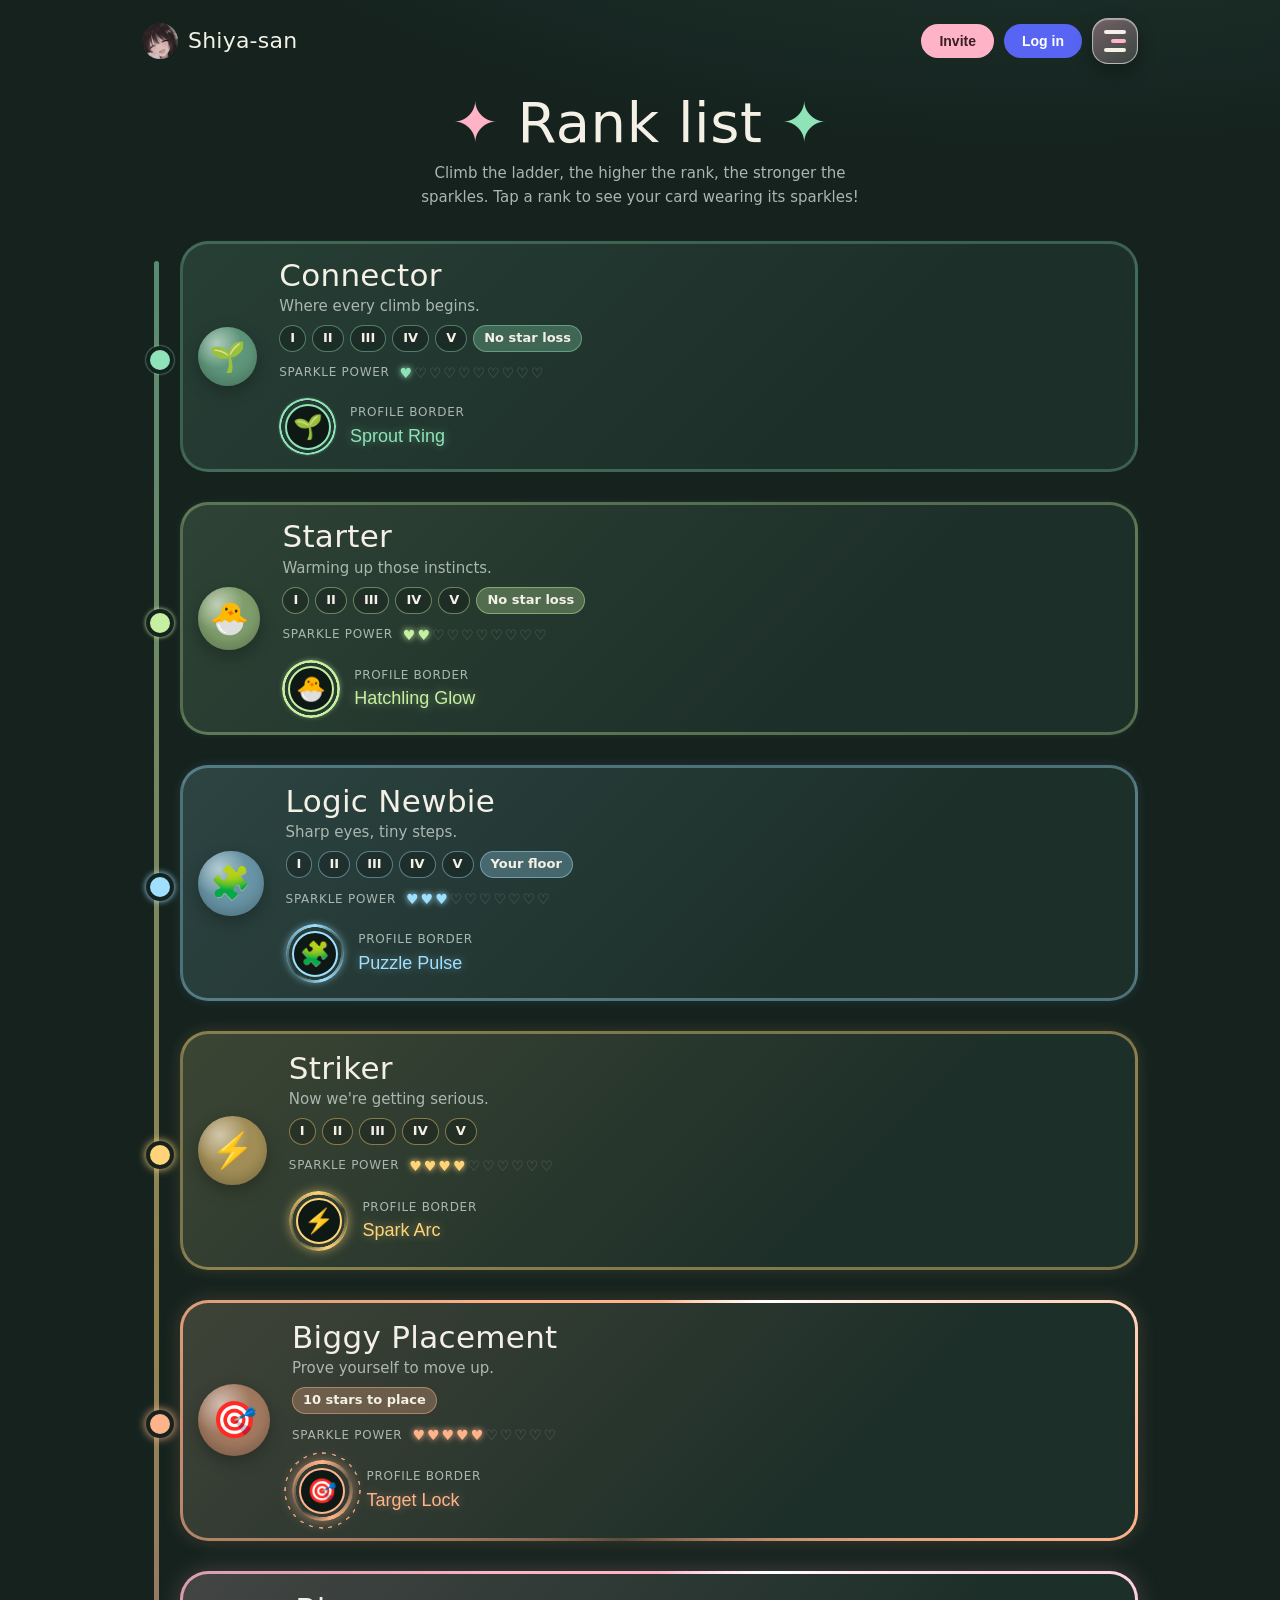
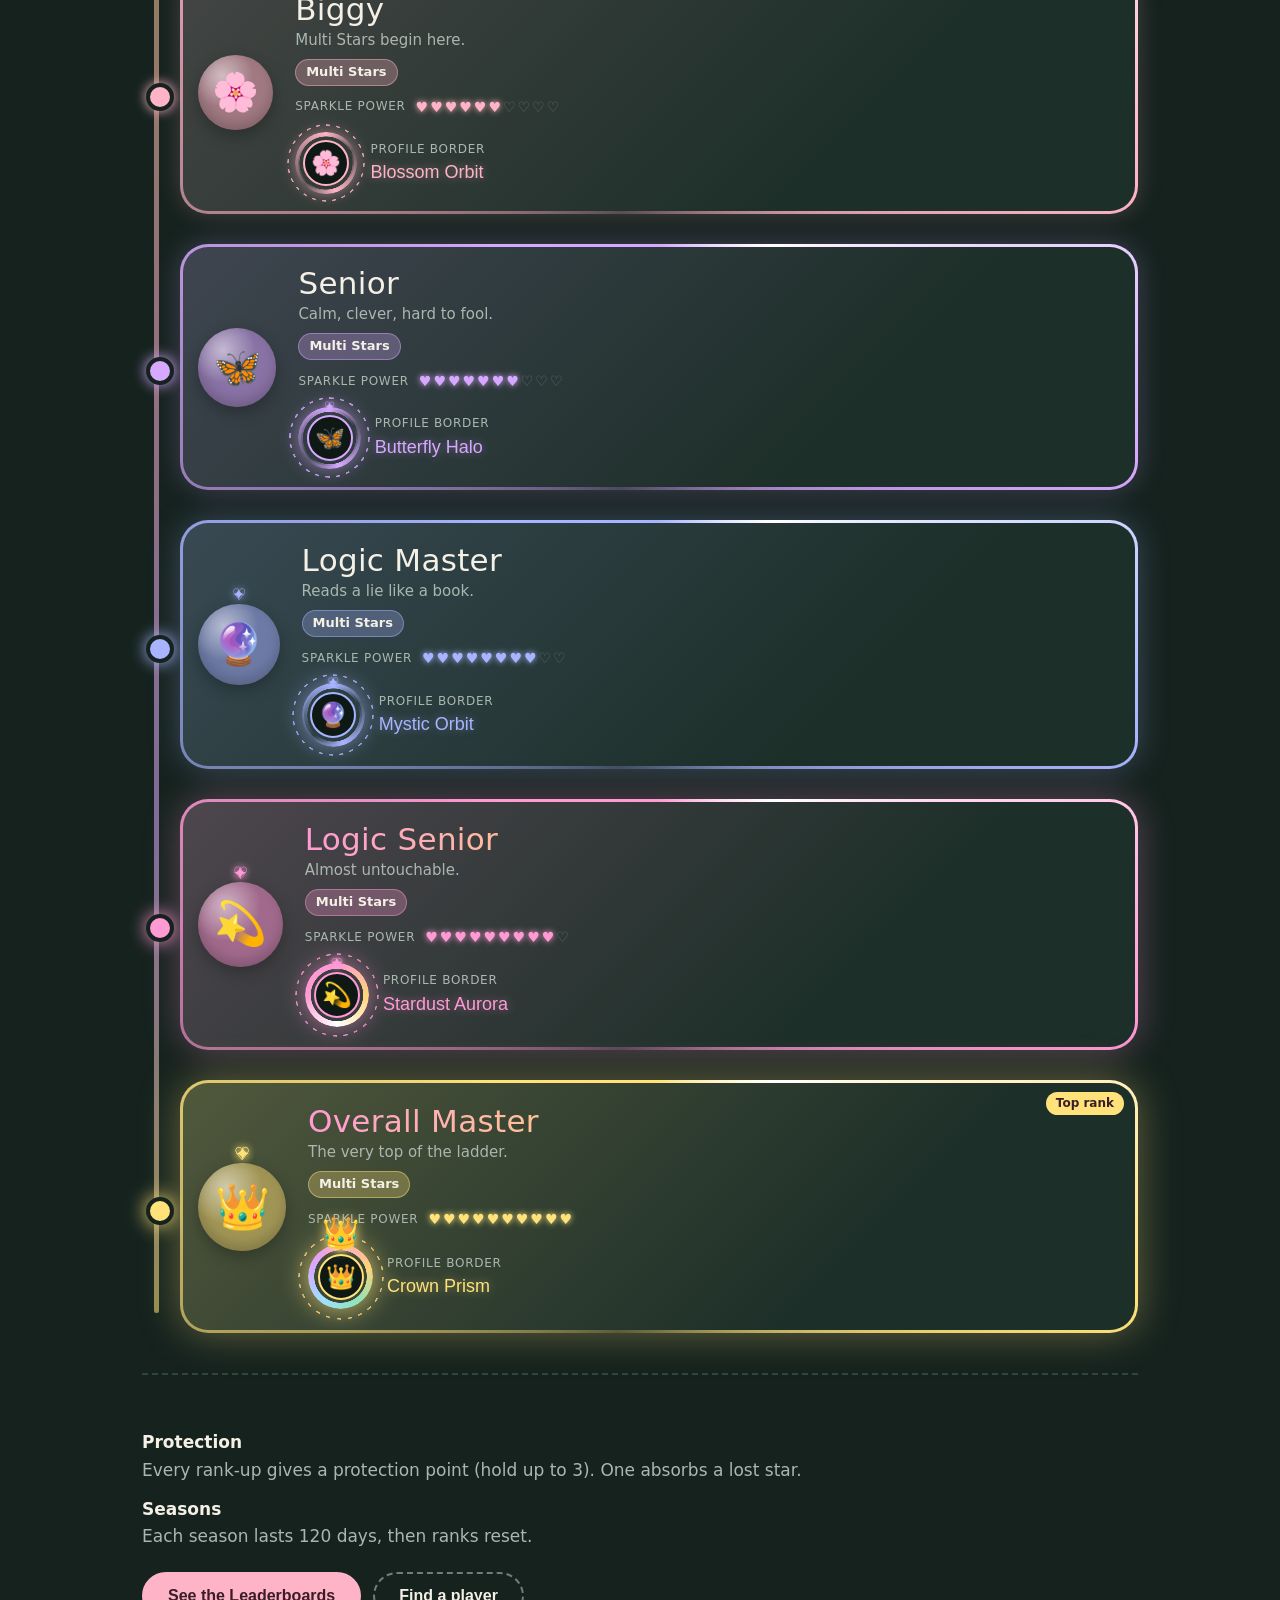
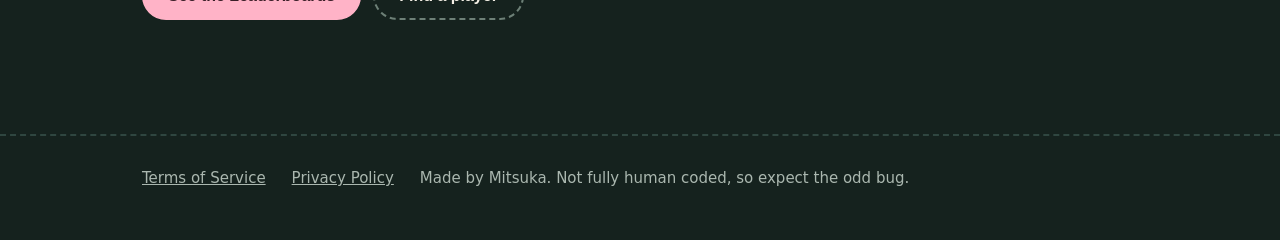
<file: ranks.html>
<!doctype html><html lang="en"><head><meta charset="utf-8">
<meta name="viewport" content="width=device-width,initial-scale=1"><meta http-equiv="Content-Security-Policy" content="default-src 'none'; script-src 'self'; style-src 'self' 'unsafe-inline' https://fonts.googleapis.com; font-src https://fonts.gstatic.com; img-src 'self' data: https://cdn.discordapp.com https://media.discordapp.net; connect-src 'self' https://discord.com https://api.github.com https://daneyxxxx.github.io; base-uri 'none'; form-action 'self'; object-src 'none'"><meta name="referrer" content="no-referrer"><meta name="theme-color" content="#15221e"><link rel="icon" href="icon.png"><meta name="description" content="Every Shiya-san rank from Connector to Overall Master, with sparkles that get stronger as you climb.">
<title>Rank list | Shiya-san</title><link rel="preconnect" href="https://fonts.googleapis.com"><link rel="preconnect" href="https://fonts.gstatic.com" crossorigin>
<link href="https://fonts.googleapis.com/css2?family=Bagel+Fat+One&family=Figtree:wght@400;500;700&display=swap" rel="stylesheet">
<link rel="stylesheet" href="style.css"><link rel="stylesheet" href="fx.css"><link rel="stylesheet" href="extra.css"><link rel="stylesheet" href="ranks.css"></head><body class="sub">
<header class="top"><a class="brand" href="index.html"><img class="seal" src="icon.png" alt="" width="36" height="36">Shiya-san</a><div class="tools"><a class="btn sm" href="https://discord.com/oauth2/authorize?client_id=1524010081409306767&permissions=326417599488&integration_type=0&scope=bot+applications.commands">Invite</a><button class="btn sm dc" id="login" type="button">Log in</button><button class="menu-btn" id="mb" type="button" aria-label="Menu" aria-expanded="false" aria-controls="mp"><i></i><i></i><i></i></button></div><div class="menu-pop" id="mp" hidden><div class="menu-list"><span class="glass-i"></span><a href="index.html" role="menuitem"><b>🏠</b>Home</a><a href="index.html#play" role="menuitem"><b>🎮</b>How to play</a><a href="ranks.html" role="menuitem"><b>🪜</b>Ranks</a><a href="leaderboards.html" role="menuitem"><b>🏆</b>Leaderboards</a><a href="players.html" role="menuitem"><b>🔎</b>Players</a><a href="changelog.html" role="menuitem"><b>📜</b>Changelogs</a><a href="news.html" role="menuitem"><b>📣</b>Announcements</a><a href="index.html#rules" role="menuitem"><b>📖</b>Rules</a><a href="https://discord.com/oauth2/authorize?client_id=1524010081409306767&permissions=326417599488&integration_type=0&scope=bot+applications.commands" role="menuitem"><b>💌</b>Invite Shiya-san</a></div></div></header>
<main class="wrap"><header class="rk-hd"><h1 class="pt"><span class="tw">✦</span> Rank list <span class="tw b">✦</span></h1><p class="note">Climb the ladder, the higher the rank, the stronger the sparkles. Tap a rank to see your card wearing its sparkles!</p></header>
<ol class="rl" id="rl"></ol>
<section class="rk-end"><dl class="facts"><div><dt>Protection</dt><dd>Every rank-up gives a protection point (hold up to 3). One absorbs a lost star.</dd></div><div><dt>Seasons</dt><dd>Each season lasts 120 days, then ranks reset.</dd></div></dl>
<div class="cta"><a class="btn" href="leaderboards.html">See the Leaderboards</a><a class="btn ghost" href="players.html">Find a player</a></div></section></main>
<script src="config.js"></script><script src="fx.js"></script><script src="app.js"></script><script src="account.js"></script><script src="extra.js"></script><script src="ranks.js"></script>
<footer><div class="wrap"><a href="terms.html">Terms of Service</a><a href="privacy.html">Privacy Policy</a>
<span>Made by Mitsuka. Not fully human coded, so expect the odd bug.</span></div></footer></body></html>
</file>
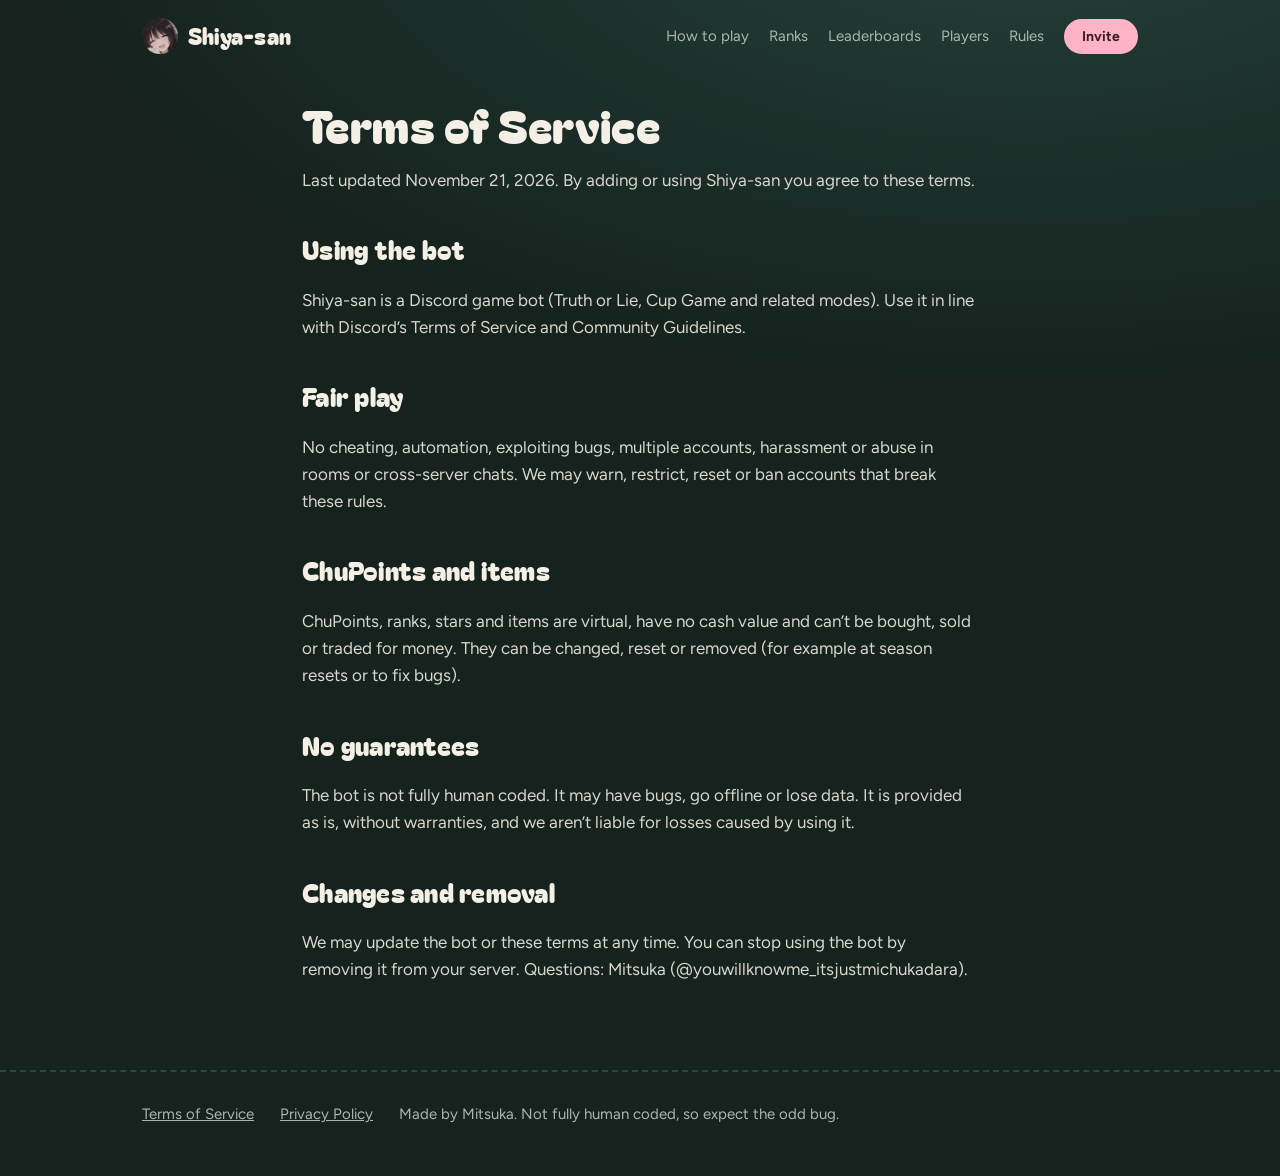
<file: terms.html>
<!doctype html><html lang="en"><head><meta charset="utf-8">
<meta name="viewport" content="width=device-width,initial-scale=1"><meta name="theme-color" content="#15221e"><link rel="icon" href="icon.png"><meta name="description" content="Shiya-san is a Discord bot for Truth or Lie and the Cup Game, with friendly rooms and a ranked ladder.">
<title>Terms of Service | Shiya-san</title><link rel="preconnect" href="https://fonts.googleapis.com"><link rel="preconnect" href="https://fonts.gstatic.com" crossorigin>
<link href="https://fonts.googleapis.com/css2?family=Bagel+Fat+One&family=Figtree:wght@400;500;700&display=swap" rel="stylesheet">
<link rel="stylesheet" href="style.css"><link rel="stylesheet" href="fx.css"><link rel="stylesheet" href="extra.css"></head><body>
<header class="top"><a class="brand" href="index.html"><img class="seal" src="icon.png" alt="" width="36" height="36">Shiya-san</a>
<nav><a href="index.html#play">How to play</a><a href="ranks.html">Ranks</a><a href="index.html#boards">Leaderboards</a><a href="index.html#players">Players</a><a href="index.html#rules">Rules</a><a class="btn sm" href="https://discord.com/oauth2/authorize?client_id=1524010081409306767&permissions=326417599488&integration_type=0&scope=bot+applications.commands">Invite</a></nav></header>
<main class="doc"><h1>Terms of Service</h1><p>Last updated November 21, 2026. By adding or using Shiya-san you agree to these terms.</p>
<h2>Using the bot</h2><p>Shiya-san is a Discord game bot (Truth or Lie, Cup Game and related modes). Use it in line with Discord’s Terms of Service and Community Guidelines.</p>
<h2>Fair play</h2><p>No cheating, automation, exploiting bugs, multiple accounts, harassment or abuse in rooms or cross-server chats. We may warn, restrict, reset or ban accounts that break these rules.</p>
<h2>ChuPoints and items</h2><p>ChuPoints, ranks, stars and items are virtual, have no cash value and can’t be bought, sold or traded for money. They can be changed, reset or removed (for example at season resets or to fix bugs).</p>
<h2>No guarantees</h2><p>The bot is not fully human coded. It may have bugs, go offline or lose data. It is provided as is, without warranties, and we aren’t liable for losses caused by using it.</p>
<h2>Changes and removal</h2><p>We may update the bot or these terms at any time. You can stop using the bot by removing it from your server. Questions: Mitsuka (@youwillknowme_itsjustmichukadara).</p></main>
<footer><div class="wrap"><a href="terms.html">Terms of Service</a><a href="privacy.html">Privacy Policy</a>
<span>Made by Mitsuka. Not fully human coded, so expect the odd bug.</span></div></footer><script src="fx.js"></script></body></html>
</file>
<file: style.css>
:root{--board:#15221e;--board2:#1d2f29;--chalk:#f4f0e6;--dim:#aab7af;--pink:#ffb3c7;--mint:#8fe3b8;--wood:#9a6a45;--red:#ff8f8f;color-scheme:dark}
*{box-sizing:border-box}html{scroll-behavior:smooth}
body{margin:0;background:radial-gradient(1000px 500px at 80% -10%,#25413a,transparent),var(--board);color:var(--chalk);font:400 17px/1.6 Figtree,system-ui,sans-serif}
a{color:inherit}h1,h2,.brand{font-family:"Bagel Fat One",Figtree,system-ui,sans-serif;font-weight:400;letter-spacing:.01em}
.wrap{max-width:1040px;margin:0 auto;padding:0 22px}
.top{display:flex;align-items:center;justify-content:space-between;gap:12px;max-width:1040px;margin:0 auto;padding:18px 22px}
.brand{display:flex;align-items:center;gap:10px;font-size:22px;text-decoration:none}
.seal{display:grid;place-items:center;width:36px;height:36px;border-radius:50%;background:var(--pink);color:#3a1d27;font-size:20px}
nav{display:flex;align-items:center;gap:20px;font-size:15px;color:var(--dim)}nav a{text-decoration:none}nav a:hover{color:var(--chalk)}
.btn{display:inline-block;padding:13px 24px;border-radius:999px;background:var(--pink);color:#3a1d27;font-weight:700;text-decoration:none;border:2px solid var(--pink);cursor:pointer;font:700 16px Figtree,sans-serif}
.btn:hover{background:#ffc7d6}.btn.ghost{background:none;color:var(--chalk);border:2px dashed #6d8077}.btn.ghost:hover{border-color:var(--chalk)}
.btn.sm{padding:7px 16px;font-size:14px;color:#3a1d27}.btn:disabled{opacity:.5;cursor:wait}
:focus-visible{outline:3px solid var(--mint);outline-offset:3px}
.hero{display:grid;grid-template-columns:1.05fr .95fr;gap:42px;align-items:center;padding:34px 0 70px}
h1{font-size:clamp(44px,7.4vw,84px);line-height:.98;margin:0 0 20px}
.lead{font-size:19px;color:var(--dim);max-width:34em;margin:0 0 26px}.cta{display:flex;flex-wrap:wrap;gap:12px;margin-bottom:22px}
.pill{display:inline-flex;align-items:center;gap:10px;padding:8px 16px;border-radius:999px;background:#0e1815;border:1px solid #2f4640;font-size:15px}
.pill i{width:10px;height:10px;border-radius:50%;background:#718079}
.pill.on i{background:var(--mint);animation:pu 1.8s infinite}.pill.off i{background:var(--red)}.pill.wait i{background:#ffd479}
@keyframes pu{0%{box-shadow:0 0 0 0 #8fe3b888}100%{box-shadow:0 0 0 10px #8fe3b800}}
.board{background:var(--board2);border:3px dashed #5b7268;border-radius:22px;padding:22px 16px 18px;text-align:center}
.board small{color:var(--dim)}.cups{position:relative;width:284px;height:150px;margin:58px auto 0}
.slot{position:absolute;left:0;bottom:0;width:84px;height:100px;background:none;border:0;padding:0;cursor:pointer;transition:transform .38s cubic-bezier(.5,0,.2,1)}
.cup{position:absolute;inset:0;background:linear-gradient(160deg,#ffcbd9,#ff98b5);clip-path:polygon(14% 0,86% 0,100% 100%,0 100%);transition:transform .3s;z-index:2}
.up .cup{transform:translateY(-58px)}.ball{position:absolute;left:50%;bottom:8px;width:26px;height:26px;margin-left:-13px;border-radius:50%;background:var(--chalk);opacity:0}.has .ball{opacity:1}
.ledge{height:12px;border-radius:6px;background:var(--wood);margin:-26px 0 16px}
#msg{min-height:28px;margin:0 0 14px;font-weight:500}
section{padding:54px 0;border-top:2px dashed #2f4640}h2{font-size:clamp(30px,4.4vw,44px);margin:0 0 22px}
.steps{display:grid;gap:18px;padding:0;margin:0;list-style:none;counter-reset:s;max-width:44em}
.steps li{counter-increment:s;padding-left:54px;position:relative}.steps li:before{content:counter(s);position:absolute;left:0;top:0;width:38px;height:38px;border-radius:50%;background:var(--pink);color:#3a1d27;display:grid;place-items:center;font:20px "Bagel Fat One",sans-serif}
code{background:#0e1815;padding:2px 8px;border-radius:7px;color:var(--mint);font-size:.92em}
.cmds{display:grid;grid-template-columns:repeat(auto-fill,minmax(300px,1fr));gap:10px 28px;margin:30px 0 0}.cmds div{display:flex;gap:12px;align-items:baseline}.cmds span{color:var(--dim);font-size:15px}
.ladder{display:flex;gap:0;overflow-x:auto;padding:8px 0 16px;margin:0;list-style:none}
.ladder li{flex:0 0 168px;padding:14px 16px 0 0;border-top:4px solid var(--pink);font-size:15px;color:var(--dim)}.ladder b{display:block;color:var(--chalk);font-size:17px}
.two{display:grid;grid-template-columns:1fr 1fr;gap:40px}ul.rules{margin:0;padding-left:20px}ul.rules li{margin-bottom:10px}
.facts{margin:0;display:grid;gap:12px}.facts dt{font-weight:700}.facts dd{margin:0;color:var(--dim)}
details{margin-top:12px;background:#0e1815;border:1px solid #2f4640;border-radius:14px;padding:14px 18px}summary{cursor:pointer;font-weight:700}
details p{margin:10px 0 0;color:var(--dim);font-size:15px;word-break:break-all}details p b{display:block;color:var(--chalk)}
footer{border-top:2px dashed #2f4640;padding:30px 0 50px;color:var(--dim);font-size:15px}footer .wrap{display:flex;flex-wrap:wrap;gap:8px 26px}
.doc{max-width:720px;padding:30px 22px 70px;margin:0 auto}.doc h1{font-size:46px}.doc h2{font-size:26px;margin:34px 0 8px}.doc p,.doc li{color:#d9d6cc}
@media(max-width:860px){.hero,.two{grid-template-columns:1fr}nav a:not(.btn){display:none}}
@media(prefers-reduced-motion:reduce){*{transition:none!important;animation:none!important;scroll-behavior:auto!important}}

html,body{overflow-x:clip}.seal{object-fit:cover;background:var(--pink)}
.hero{position:relative;isolation:isolate}
.hero:before{content:"";position:absolute;right:-8%;top:-6%;width:62%;height:112%;background:url(shiya.webp) center/cover;filter:blur(70px) saturate(1.3);opacity:.3;z-index:-1;border-radius:50%}
.portrait{position:relative;margin:0 auto;max-width:400px;width:100%;background:var(--chalk);padding:12px 12px 62px;border-radius:12px;transform:rotate(3deg);box-shadow:0 34px 70px #000a;transition:transform .5s cubic-bezier(.2,.8,.2,1)}
.portrait:hover{transform:rotate(0) scale(1.02)}
.portrait:before{content:"";position:absolute;top:-16px;left:50%;width:120px;height:32px;margin-left:-60px;background:#ffb3c7cc;transform:rotate(-4deg);border-radius:3px}
.portrait img{display:block;width:100%;height:auto;aspect-ratio:4/5;object-fit:cover;border-radius:6px}
.portrait figcaption{position:absolute;left:0;right:0;bottom:14px;text-align:center;color:#3a1d27;font:22px "Bagel Fat One",sans-serif}
.hrt{position:absolute;color:var(--pink);font-size:36px;text-shadow:0 2px 12px #0006;animation:fl 4s ease-in-out infinite}
.h1{top:6%;right:-20px}.h2{top:44%;left:-24px;animation-delay:-1.3s;font-size:26px}.h3{bottom:22%;right:-26px;animation-delay:-2.4s;font-size:22px}
@keyframes fl{0%,100%{transform:translateY(0) rotate(-8deg)}50%{transform:translateY(-14px) rotate(8deg)}}
.two.mid{align-items:center}.end{text-align:center}.end img{border-radius:50%;border:4px solid var(--pink);margin-bottom:14px;object-fit:cover}
.rv{opacity:0;transform:translateY(22px);transition:opacity .7s,transform .7s}.rv.in{opacity:1;transform:none}
@media(max-width:860px){.portrait{max-width:330px}.h1{right:-8px}.h2{left:-8px}.h3{right:-8px}.hero:before{width:100%;right:-20%}}

.tabs{display:flex;flex-wrap:wrap;gap:8px;margin-bottom:18px}.tab{padding:9px 18px;border-radius:999px;border:2px dashed #6d8077;background:none;color:var(--chalk);font:600 15px Figtree,sans-serif;cursor:pointer}.tab.on{background:var(--pink);border-color:var(--pink);color:#3a1d27}
.lb{list-style:none;margin:0;padding:0;max-width:640px}.lb li{display:grid;grid-template-columns:48px 1fr auto;column-gap:12px;align-items:baseline;padding:12px 4px;border-bottom:1px dashed #2f4640}.lb .pos{font:20px "Bagel Fat One",sans-serif;color:var(--dim)}.lb .top .pos{color:var(--pink)}.lb .nm{font-weight:700;overflow-wrap:anywhere}.lb .vl{text-align:right;color:var(--mint);font-weight:700}.lb .sb{grid-column:2/4;color:var(--dim);font-size:14px}.muted{color:var(--dim)}
.find{display:flex;gap:10px;max-width:560px;margin-bottom:22px}.find input{flex:1;min-width:0;padding:13px 18px;border-radius:999px;border:2px solid #4a6258;background:#0e1815;color:var(--chalk);font:500 16px Figtree,sans-serif}
.pcard{background:var(--board2);border:3px dashed #5b7268;border-radius:20px;padding:22px;max-width:640px}.ph{display:flex;gap:16px;align-items:center;margin-bottom:18px}.ph h3{margin:0 0 6px;font:26px "Bagel Fat One",sans-serif;overflow-wrap:anywhere}
.av{width:64px;height:64px;border-radius:50%;object-fit:cover;background:var(--pink);color:#3a1d27;display:grid;place-items:center;font:28px "Bagel Fat One",sans-serif;flex:none}
.stats{display:grid;grid-template-columns:repeat(auto-fill,minmax(140px,1fr));gap:12px;margin:0}.stats div{background:#0e1815;border-radius:12px;padding:10px 14px}.stats dt{color:var(--dim);font-size:13px}.stats dd{margin:0;font-weight:700;font-size:18px;overflow-wrap:anywhere}
.pcard h4{margin:20px 0 8px}.recent{list-style:none;margin:0;padding:0;display:grid;gap:6px;color:var(--dim)}.recent .win{color:var(--mint)}.recent .loss{color:var(--red)}
.chips{display:flex;flex-wrap:wrap;gap:8px;margin-bottom:14px}.chip{padding:6px 14px;border-radius:999px;border:1px solid #4a6258;background:none;color:var(--chalk);cursor:pointer;font:500 14px Figtree,sans-serif}.chip:hover{border-color:var(--pink)}

/* v7: top 10 boards, player cards, player window, likes, changelogs */
.note{color:var(--dim);margin:-8px 0 16px;font-size:15px}
.lb .lk{background:none;border:0;padding:0;margin:0;font:inherit;font-weight:700;color:inherit;text-align:left;cursor:pointer;overflow-wrap:anywhere;text-decoration:underline dotted #6d8077;text-underline-offset:4px}.lb .lk:hover{color:var(--pink)}
.plist{display:grid;gap:14px;max-width:640px}
.pc{display:flex;align-items:center;justify-content:space-between;gap:14px;width:100%;text-align:left;cursor:pointer;color:var(--chalk);background:var(--board2);border:3px dashed #5b7268;border-radius:20px;padding:16px 20px;font:inherit;position:relative;overflow:hidden;transition:transform .25s,border-color .25s}
.pc:hover,.pc:focus-visible{transform:translateY(-2px) rotate(-.4deg);border-color:var(--pink)}
.pc-main{display:grid;gap:3px;min-width:0}.pc-name{font:26px/1.15 "Bagel Fat One",Figtree,sans-serif;overflow-wrap:anywhere;margin-bottom:2px}
.pc-line small{color:var(--dim);font-size:13px;margin-right:8px}.pc-line em{font-style:normal;font-weight:700;color:var(--mint)}
.pc-rank{font:64px/1 "Bagel Fat One",Figtree,sans-serif;color:var(--pink);opacity:.28;flex:none;text-align:right}.pc-rank.sm{font-size:42px}
dialog#pw{border:0;padding:0;background:none;color:var(--chalk);width:min(560px,calc(100% - 24px));max-height:calc(100dvh - 24px);overflow:visible;margin:auto}
dialog#pw::backdrop{background:#050b09cc;backdrop-filter:blur(3px)}
.pw{position:relative;background:var(--board2);border:3px dashed #5b7268;border-radius:24px;padding:24px 20px 22px;max-height:calc(100dvh - 24px);overflow:auto;box-shadow:0 30px 80px #000a;animation:pop .3s cubic-bezier(.2,.9,.3,1.2)}
@keyframes pop{from{transform:translateY(14px) scale(.96);opacity:0}}
body:has(dialog[open]){overflow:hidden}
.pw .x{position:absolute;top:10px;right:12px;width:38px;height:38px;border-radius:50%;border:2px dashed #6d8077;background:none;color:var(--chalk);font-size:16px;cursor:pointer}.pw .x:hover{border-color:var(--pink)}
.pw-head{display:flex;gap:16px;align-items:center;margin:0 40px 16px 0}.pw-head .av{width:80px;height:80px;border:4px solid var(--pink)}
.pw-head h3{margin:0 0 6px;font:28px/1.1 "Bagel Fat One",Figtree,sans-serif;overflow-wrap:anywhere}
.tag{display:inline-block;padding:2px 12px;margin:0 6px 4px 0;border-radius:999px;background:var(--pink);color:#3a1d27;font-weight:700;font-size:13px}.tag.new{margin:0 0 0 4px}
.pw h4{margin:18px 0 8px}.pw .muted{margin:0}
.bds{display:flex;flex-wrap:wrap;gap:8px}.bd{width:42px;height:42px;display:grid;place-items:center;background:#0e1815;border-radius:50%;font-size:22px}
.likes{display:flex;align-items:center;justify-content:space-between;gap:12px;margin-top:20px;padding:12px 16px;border-radius:16px;background:#0e1815;border:2px dashed #5b7268;position:relative}
.likes small{color:var(--dim);font-size:15px}.likes b{font:26px "Bagel Fat One",Figtree,sans-serif;color:var(--pink)}
.lkbtn{padding:10px 20px;border-radius:999px;border:2px solid var(--pink);background:var(--pink);color:#3a1d27;font:700 16px Figtree,sans-serif;cursor:pointer;transition:transform .15s}.lkbtn:active{transform:scale(.9)}.lkbtn.done{background:none;color:var(--pink);cursor:default}
.fh{position:absolute;pointer-events:none;color:var(--pink);font-size:18px;animation:fh 1s ease-out forwards}
@keyframes fh{from{opacity:1;transform:translate(0,0) scale(.6)}to{opacity:0;transform:translate(var(--dx),-80px) scale(1.4)}}
.clq{max-width:560px}
details.cl-e{margin:0 0 12px;max-width:760px;background:var(--board2);border:2px dashed #4a6258;border-radius:18px;padding:0}
.cl-e summary{display:flex;align-items:center;gap:10px;padding:14px 18px;list-style:none}.cl-e summary::-webkit-details-marker{display:none}
.cl-e summary b{font:20px "Bagel Fat One",Figtree,sans-serif;font-weight:400}.cl-e summary small{color:var(--dim)}.cl-e summary:after{content:"＋";margin-left:auto;color:var(--pink)}.cl-e[open] summary:after{content:"－"}
.cl-body{padding:0 18px 16px}.cl-body h4{margin:14px 0 6px}.cl-list{margin:0;padding-left:20px;color:#d9d6cc}.cl-list li{margin:4px 0}
@media(max-width:480px){.pc{padding:14px 16px}.pc-name{font-size:23px}.pc-rank{font-size:52px}.pw-head .av{width:64px;height:64px}.pw-head h3{font-size:24px}}

/* ===== account: login, bottom capsule, card, shop ===== */
[hidden]{display:none!important}
.btn.dc{background:#5865f2;border-color:#5865f2;color:#fff}.btn.dc:hover{background:#6d78f5}
body.hasacct{padding-bottom:96px}html.acopen{overflow:hidden}
.acscrim{position:fixed;inset:0;z-index:49;background:#050b09b3;backdrop-filter:blur(3px);opacity:0;pointer-events:none;transition:opacity .4s ease}.acscrim.on{opacity:1;pointer-events:auto}
.acap{position:fixed;left:50%;bottom:calc(14px + env(safe-area-inset-bottom,0px));z-index:50;transform:translateX(-50%);width:min(380px,calc(100% - 24px))}
.acap.open{width:min(560px,calc(100% - 20px))}
.acbox{position:relative;background:var(--board2);border:2px solid #4a6258;border-radius:999px;box-shadow:0 12px 40px #000a;overflow:hidden}
.acap.open .acbox{border-radius:26px;border-style:dashed}
.acbar{display:flex;align-items:center;gap:12px;width:100%;padding:8px 18px 8px 8px;background:none;border:0;color:inherit;font:inherit;text-align:left;cursor:pointer}
.acbar .avs{flex:none;display:grid}.av{width:44px;height:44px;border-radius:50%;object-fit:cover;border:2px solid var(--pink);background:var(--pink);color:#3a1d27;display:grid;place-items:center;font-weight:700}
.av.big{width:72px;height:72px;border-width:3px}
.acbar .tx{flex:1;min-width:0;display:flex;flex-direction:column;line-height:1.2}
.an{white-space:nowrap;overflow:hidden;text-overflow:ellipsis;font-size:16px}.ar{color:var(--dim);font-size:13px;white-space:nowrap;overflow:hidden;text-overflow:ellipsis}
.chev{flex:none;width:10px;height:10px;border-top:3px solid var(--pink);border-right:3px solid var(--pink);transform:rotate(-45deg) translate(-2px,2px);transition:transform .45s cubic-bezier(.2,.8,.2,1)}
.acap.open .chev{transform:rotate(135deg) translate(-2px,2px)}
.acbusy{position:absolute;left:0;top:0;height:3px;width:100%;background:linear-gradient(90deg,transparent,var(--mint),transparent);background-size:40% 100%;background-repeat:no-repeat;opacity:0;transition:opacity .25s}
.acbox.busy .acbusy{opacity:1;animation:acb 1.1s linear infinite}@keyframes acb{from{background-position:-50% 0}to{background-position:150% 0}}
.acbody{display:none;max-height:calc(min(78dvh,640px) - 62px);overflow:auto;padding:2px 16px 16px;overscroll-behavior:contain}.acap.open .acbody{display:block}
.actabs{display:flex;gap:6px;margin:4px 0 12px;padding:4px;background:#0e1815;border-radius:999px}
.actab{position:relative;flex:1;padding:8px 6px;border:0;border-radius:999px;background:none;color:var(--dim);font:700 14px Figtree,sans-serif;cursor:pointer;transition:background .3s,color .3s}
.actab.on{background:var(--pink);color:#3a1d27}.actab.dot:after{content:"";position:absolute;top:7px;right:12px;width:8px;height:8px;border-radius:50%;background:var(--mint)}
.acnote{margin:0 0 12px;padding:9px 14px;border-radius:12px;font-size:14px;background:#0e1815;border:1px solid #2f4640}.acnote.ok{border-color:var(--mint);color:var(--mint)}.acnote.err{border-color:var(--red);color:var(--red)}
.acpanes{will-change:transform,opacity}.pn{display:grid;gap:14px}
.acid{display:flex;gap:14px;align-items:center}.acid h3{margin:0 0 6px;font:26px/1.1 "Bagel Fat One",Figtree,sans-serif;overflow-wrap:anywhere}
.acname label{display:block;font-weight:700;font-size:14px;margin-bottom:6px}.ed{display:flex;gap:8px}
.ed input{flex:1;min-width:0;padding:10px 16px;border-radius:999px;border:2px solid #4a6258;background:#0e1815;color:var(--chalk);font:500 16px Figtree,sans-serif;transition:border-color .25s}
.ed input:focus{border-color:var(--pink);outline:0}.ed input:disabled{opacity:.55}
.hint{margin:6px 4px 0;font-size:13px;color:var(--dim)}.hint.bad{color:var(--red)}
.lnk{background:none;border:0;padding:0;color:var(--pink);font:700 13px Figtree,sans-serif;text-decoration:underline;cursor:pointer}
.acstats{display:grid;grid-template-columns:repeat(2,1fr);gap:8px}.acstats div{padding:10px 12px;border-radius:14px;background:#0e1815;display:flex;flex-direction:column}
.acstats small{color:var(--dim);font-size:12px}.acstats b{font-size:15px;overflow-wrap:anywhere}
.wal{display:flex;align-items:baseline;justify-content:space-between;padding:10px 14px;border-radius:14px;background:#0e1815}.wal b{color:var(--pink)}.wal small{color:var(--dim)}
.acitems{display:grid;gap:8px}.it{display:grid;grid-template-columns:auto 1fr;gap:4px 12px;align-items:center;padding:10px 12px;border-radius:16px;background:#0e1815;animation:itin .45s both}
@keyframes itin{from{opacity:0;transform:translateY(8px)}}.it:nth-child(2){animation-delay:.04s}.it:nth-child(3){animation-delay:.08s}.it:nth-child(4){animation-delay:.12s}.it:nth-child(n+5){animation-delay:.16s}
.it .em{font-size:26px}.tx2 b{display:block;font-size:15px}.tx2 small{color:var(--dim);font-size:12.5px;line-height:1.3;display:block}
.ctl{grid-column:1/-1;display:flex;align-items:center;gap:8px;justify-content:flex-end}.ctl .btn{padding:7px 14px;font-size:14px;margin-left:4px}
.qb{width:30px;height:30px;border-radius:50%;border:2px solid #4a6258;background:none;color:var(--chalk);font:700 17px/1 Figtree,sans-serif;cursor:pointer}.qb:disabled{opacity:.35}.qn{min-width:24px;text-align:center}
.acact{list-style:none;margin:0;padding:0;display:grid;gap:8px}.acact li{display:flex;justify-content:space-between;gap:12px;padding:10px 14px;border-radius:14px;background:#0e1815;font-size:14px}.acact small{color:var(--dim);white-space:nowrap}
.acfoot{display:flex;align-items:center;justify-content:space-between;gap:10px;margin-top:16px;padding-top:12px;border-top:1px dashed #3a5148}.btn.sm.ghost{padding:6px 14px}
/* compact changelog */
.clsec{padding:34px 0}.clhead{display:flex;align-items:baseline;justify-content:space-between;gap:12px;max-width:760px}.clhead h2{margin:0 0 12px;font-size:clamp(24px,3.4vw,32px)}
.clsec .clq{margin:0 0 8px}.clsec .clq input{padding:8px 14px;font-size:15px}
.clbox{max-height:210px;overflow:auto;max-width:760px;padding:4px;border:2px dashed #3a5148;border-radius:16px;background:#0e1815;overscroll-behavior:contain}
.clbox details.cl-e{margin:0;max-width:none;background:none;border:0;border-radius:10px}.clbox details.cl-e[open]{background:var(--board2)}
.clbox .cl-e summary{padding:7px 12px;gap:8px}.clbox .cl-e summary b{font-size:16px}.clbox .cl-e summary small{font-size:12px;white-space:nowrap}
.cl-pv{flex:1;min-width:0;color:var(--dim);font-size:13px;white-space:nowrap;overflow:hidden;text-overflow:ellipsis}.clbox .cl-e summary:after{margin-left:0}
.clbox .cl-body{padding:0 14px 10px;font-size:14px}.clbox .cl-body h4{margin:8px 0 4px}.clbox .muted{margin:8px 10px}
@media(max-width:480px){.acstats{grid-template-columns:1fr 1fr}.av.big{width:60px;height:60px}.acid h3{font-size:22px}}

.top{position:relative;z-index:100}.tools{display:flex;align-items:center;gap:10px}
.menu-btn{width:46px;height:46px;border-radius:16px;border:1px solid rgba(255,255,255,.55);display:grid;place-content:center;gap:5px;cursor:pointer;background:linear-gradient(145deg,rgba(255,179,199,.4),rgba(255,255,255,.14));backdrop-filter:blur(14px) saturate(1.6);-webkit-backdrop-filter:blur(14px) saturate(1.6);box-shadow:inset 0 1px 1px rgba(255,255,255,.45),0 6px 18px rgba(0,0,0,.3);transition:transform .25s}
.menu-btn:active{transform:scale(.92)}.menu-btn i{display:block;height:4px;width:22px;border-radius:4px;background:var(--chalk);transition:transform .35s cubic-bezier(.3,1.6,.5,1),opacity .2s,width .3s}
.menu-btn i:nth-child(2){width:15px;margin-left:auto;background:var(--pink)}.menu-btn.on i:nth-child(1){transform:translateY(9px) rotate(45deg)}.menu-btn.on i:nth-child(2){opacity:0}.menu-btn.on i:nth-child(3){transform:translateY(-9px) rotate(-45deg)}
.menu-pop{position:absolute;right:22px;top:calc(100% - 4px);width:min(290px,calc(100vw - 44px));padding:10px;border-radius:28px;z-index:60;background:linear-gradient(160deg,#3a5a50,#1c302a);border:1px solid rgba(255,255,255,.38);backdrop-filter:blur(22px) saturate(1.8);-webkit-backdrop-filter:blur(22px) saturate(1.8);box-shadow:inset 0 1px 1px rgba(255,255,255,.5),inset 0 -10px 24px rgba(255,179,199,.08),0 18px 50px rgba(0,0,0,.45);opacity:0;transform:translateY(-10px) scale(.94);transform-origin:top right;transition:opacity .25s,transform .35s cubic-bezier(.3,1.5,.5,1)}
.menu-pop.show{opacity:1;transform:none}.menu-list{position:relative;display:grid;gap:2px}
.menu-list a{position:relative;z-index:1;-webkit-tap-highlight-color:transparent;display:flex;align-items:center;gap:12px;padding:12px 14px;border-radius:20px;font-weight:700;color:var(--chalk);text-decoration:none}.menu-list a b{width:24px;text-align:center;font-size:18px}
.glass-i{position:absolute;left:0;right:0;top:0;height:46px;border-radius:20px;pointer-events:none;background:linear-gradient(135deg,rgba(235,110,150,.96),rgba(190,70,115,.92));border:1px solid rgba(255,255,255,.6);box-shadow:inset 0 2px 2px rgba(255,255,255,.7),inset 0 -6px 12px rgba(255,120,160,.28),0 6px 18px rgba(255,120,160,.28);backdrop-filter:blur(6px);transition:transform .45s cubic-bezier(.3,1.4,.4,1),height .3s}
.menu-list a[aria-current]{color:#fff}.menu-list a[aria-current]::after{content:"♡";margin-left:auto;animation:beat 1.6s ease-in-out infinite}
.tiles{display:grid;grid-template-columns:repeat(auto-fit,minmax(180px,1fr));gap:14px}.tile{display:grid;gap:4px;padding:20px;border-radius:22px;text-decoration:none;color:var(--chalk);background:var(--board2);border:1px solid rgba(255,255,255,.1);transition:transform .35s cubic-bezier(.3,1.5,.5,1),border-color .25s,background .25s}
.tile:hover{transform:translateY(-5px) rotate(-.6deg);border-color:var(--pink);background:rgba(255,179,199,.1)}.tile b{font-size:28px}.tile span{font:700 20px "Bagel Fat One",system-ui}.tile small{color:var(--dim)}
.pt{font-family:"Bagel Fat One",system-ui;font-size:clamp(34px,7vw,56px);margin:10px 0 14px}
.lb li,.plist>*,.clbox>*{animation:pop .5s cubic-bezier(.2,.8,.2,1) both}.lb li:nth-child(2),.plist>*:nth-child(2),.clbox>*:nth-child(2){animation-delay:0.08s}.lb li:nth-child(3),.plist>*:nth-child(3),.clbox>*:nth-child(3){animation-delay:0.12s}.lb li:nth-child(4),.plist>*:nth-child(4),.clbox>*:nth-child(4){animation-delay:0.16s}.lb li:nth-child(5),.plist>*:nth-child(5),.clbox>*:nth-child(5){animation-delay:0.20s}.lb li:nth-child(6),.plist>*:nth-child(6),.clbox>*:nth-child(6){animation-delay:0.24s}.lb li:nth-child(7),.plist>*:nth-child(7),.clbox>*:nth-child(7){animation-delay:0.28s}.lb li:nth-child(8),.plist>*:nth-child(8),.clbox>*:nth-child(8){animation-delay:0.32s}.lb li:nth-child(9),.plist>*:nth-child(9),.clbox>*:nth-child(9){animation-delay:0.36s}.lb li:nth-child(10),.plist>*:nth-child(10),.clbox>*:nth-child(10){animation-delay:0.40s}
.lb li:nth-child(n+11),.plist>*:nth-child(n+11),.clbox>*:nth-child(n+11){animation-delay:.4s}
@keyframes pop{from{opacity:0;transform:translateY(14px) scale(.97)}}@keyframes beat{50%{transform:scale(1.35)}}@keyframes vt-out{to{opacity:0;transform:translateY(-8px)}}@keyframes vt-in{from{opacity:0;transform:translateY(14px)}}
@media(prefers-reduced-motion:no-preference){@view-transition{navigation:auto}::view-transition-old(root){animation:.22s ease both vt-out}::view-transition-new(root){animation:.4s cubic-bezier(.2,.8,.2,1) both vt-in}.top{view-transition-name:top}}
@supports not (view-transition-name:x){main{animation:vt-in .45s backwards}}
@media(max-width:560px){.tools>a.btn.sm{display:none}}
.welcome{position:fixed;inset:0;z-index:300;display:grid;place-items:center;pointer-events:none}
.w-card{pointer-events:auto;display:flex;align-items:center;gap:14px;padding:16px 24px 16px 16px;border-radius:32px;background:linear-gradient(145deg,#3a5a50,#1c302a);border:1px solid rgba(255,255,255,.45);backdrop-filter:blur(20px) saturate(1.8);-webkit-backdrop-filter:blur(20px) saturate(1.8);box-shadow:inset 0 1px 2px rgba(255,255,255,.6),0 24px 60px rgba(0,0,0,.5);animation:w-in .7s cubic-bezier(.2,1.4,.4,1) both,w-out .5s ease 2.7s forwards}
.w-av{width:64px;height:64px;border-radius:50%;border:3px solid var(--pink);object-fit:cover;display:grid;place-items:center;background:var(--board2);font-size:28px;color:var(--pink);animation:ring 1.3s ease .3s both}
.w-t small{display:block;color:var(--mint);font-weight:700}.w-t b{font:700 22px "Bagel Fat One",system-ui}
.w-h{position:absolute;top:56%;color:var(--pink);font-size:22px;opacity:0;animation:w-float 1.6s ease-out both}
@keyframes w-in{from{opacity:0;transform:translateY(40px) scale(.7)}}@keyframes w-out{to{opacity:0;transform:translateY(-30px) scale(.9)}}
@keyframes ring{from{box-shadow:0 0 0 0 rgba(255,179,199,.8)}to{box-shadow:0 0 0 28px rgba(255,179,199,0)}}@keyframes w-float{0%{opacity:1;transform:scale(.6)}to{opacity:0;transform:translate(var(--x),-230px) scale(1.2) rotate(var(--r))}}
@media(prefers-reduced-motion:reduce){.menu-pop,.glass-i,.tile,.menu-btn i,.lb li,.plist>*,.clbox>*,main{animation:none!important;transition:none!important}.w-card{animation:w-in .01s both,w-out .3s ease 2.2s forwards}}
</file>
<file: fx.css>
/* Shiya-san fx: tip capsule, rank effects (intensity = --lv 1..10), card preview */
@property --fa{syntax:"<angle>";inherits:false;initial-value:0deg}

/* ---------- tip capsule: enters from the right sliding left, leaves sliding right ---------- */
.tipcap{position:fixed;top:calc(72px + env(safe-area-inset-top,0px));right:12px;z-index:40;display:flex;align-items:center;gap:10px;max-width:min(330px,calc(100vw - 24px));padding:9px 16px 9px 10px;border-radius:999px;background:var(--board2);border:2px dashed #5b7268;color:var(--chalk);box-shadow:0 10px 30px #0008;cursor:pointer;overflow:hidden;
 transform:translateX(calc(100% + 28px));opacity:0;visibility:hidden;transition:transform .55s cubic-bezier(.5,0,.75,.35),opacity .4s ease .1s,visibility 0s .6s}
.tipcap.on{transform:none;opacity:1;visibility:visible;transition:transform .8s cubic-bezier(.16,1,.3,1),opacity .35s ease,visibility 0s}
.tipcap .e{flex:none;display:grid;place-items:center;width:36px;height:36px;border-radius:50%;background:#0e1815;border:2px solid var(--pink);font-size:18px}
.tipcap.on .e{animation:fxwig .9s ease .5s}
.tipcap .tt{display:flex;flex-direction:column;min-width:0;line-height:1.25}
.tipcap b{font-size:12px;color:var(--pink);font-weight:700}
.tipcap span.t{font-size:13.5px;color:var(--chalk)}
.tipcap::after{content:"";position:absolute;left:0;bottom:0;height:3px;width:100%;background:linear-gradient(90deg,var(--pink),var(--mint));transform-origin:left;transform:scaleX(0)}
.tipcap.on::after{animation:fxbar var(--hold,7s) linear forwards;animation-play-state:var(--ps,running)}
@keyframes fxbar{from{transform:scaleX(1)}to{transform:scaleX(0)}}
@keyframes fxwig{0%,100%{transform:rotate(0)}25%{transform:rotate(-14deg) scale(1.12)}60%{transform:rotate(10deg)}}

/* ---------- rank effect (host gets .fxk + --lv + --c, plus a .fxl layer) ---------- */
.fxk{isolation:isolate;border-color:color-mix(in srgb,var(--c) calc(var(--lv)*7%),#4a6258);
 box-shadow:0 14px 44px #0009,0 0 calc(var(--lv)*2.2px) calc(var(--lv)*.25px) color-mix(in srgb,var(--c) calc(20% + var(--lv)*5%),transparent);
 animation:fxg calc(4.4s - var(--lv)*.2s) ease-in-out infinite alternate}
.pw.fxk{animation:pop .3s cubic-bezier(.2,.9,.3,1.2),fxg calc(4.4s - var(--lv)*.2s) ease-in-out .3s infinite alternate}
@keyframes fxg{to{box-shadow:0 14px 44px #0009,0 0 calc(var(--lv)*3.8px) calc(var(--lv)*.9px) color-mix(in srgb,var(--c) calc(28% + var(--lv)*6.5%),transparent)}}
.fxl{position:absolute;inset:0;border-radius:inherit;overflow:hidden;pointer-events:none;z-index:-1}
.fxl .s{position:absolute;left:var(--x);top:var(--y);font-size:var(--s);color:var(--c);opacity:0;text-shadow:0 0 8px var(--c);animation:fxs var(--d) ease-in-out var(--dl) infinite}
@keyframes fxs{0%{transform:translateY(8px) scale(.5) rotate(0);opacity:0}25%{opacity:.95}100%{transform:translateY(-44px) scale(1.15) rotate(160deg);opacity:0}}
/* 3+ shimmer sweep */
.fx-shim>.fxl::after{content:"";position:absolute;inset:-60%;background:linear-gradient(105deg,transparent 42%,color-mix(in srgb,var(--c) calc(8% + var(--lv)*3%),transparent) 50%,transparent 58%);animation:fxsh calc(6.4s - var(--lv)*.4s) ease-in-out infinite}
@keyframes fxsh{0%{transform:translateX(-60%)}55%,100%{transform:translateX(60%)}}
/* 5+ travelling ring */
.fx-ring>.fxl::before{content:"";position:absolute;inset:0;border-radius:inherit;padding:calc(1px + var(--lv)*.25px);background:conic-gradient(from var(--fa),transparent 0 55%,var(--c),transparent);-webkit-mask:linear-gradient(#000 0 0) content-box,linear-gradient(#000 0 0);-webkit-mask-composite:xor;mask-composite:exclude;animation:fxr calc(5.6s - var(--lv)*.4s) linear infinite}
@keyframes fxr{to{--fa:360deg}}
/* 10 rainbow */
.fx-max>.fxl::before{background:conic-gradient(from var(--fa),#ff9ad5,#ffd479,#8fe3b8,#9fe0ff,#d6a8ff,#ff9ad5)}

/* tap burst */
.fxb{position:absolute;z-index:3;pointer-events:none;font-size:var(--s);color:var(--c);text-shadow:0 0 10px var(--c);animation:fxbo var(--d) cubic-bezier(.1,.7,.3,1) forwards}
@keyframes fxbo{from{transform:translate(-50%,-50%) scale(.4);opacity:1}to{transform:translate(calc(-50% + var(--dx)),calc(-50% + var(--dy))) rotate(var(--r)) scale(1.1);opacity:0}}

/* ---------- "what would my card look like" preview ---------- */
dialog.fxpv{border:0;padding:0;background:none;color:var(--chalk);width:min(400px,calc(100% - 24px));max-height:calc(100dvh - 24px);overflow:visible;margin:auto;text-align:center}
dialog.fxpv::backdrop{background:#050b09e0;backdrop-filter:blur(4px)}
dialog.fxpv[open]::backdrop{animation:fxbd .45s ease both}
@keyframes fxbd{from{opacity:0}}
.fxpv-t{margin:0 0 16px;font:26px/1.15 "Bagel Fat One",Figtree,sans-serif;color:var(--chalk);animation:fxup .6s cubic-bezier(.16,1,.3,1) .1s backwards}
.fxpv-card{position:relative;padding:24px 20px 20px;border-radius:26px;background:var(--board2);border:3px dashed #5b7268;text-align:left;cursor:pointer;animation:fxpop .8s cubic-bezier(.2,1.25,.3,1) backwards}
.pw.fxk{border-radius:24px}
.fxpv-card.fxk{animation:fxpop .8s cubic-bezier(.2,1.25,.3,1) backwards,fxg calc(4.4s - var(--lv)*.2s) ease-in-out .8s infinite alternate}
.fxpv-card.fxk>.fxl{animation:fxcharge 1.1s ease-out .25s backwards}
@keyframes fxpop{from{opacity:0;transform:translateY(40px) rotateX(-22deg) scale(.82)}}
@keyframes fxcharge{from{opacity:0}}
@keyframes fxup{from{opacity:0;transform:translateY(14px)}}
.fxpv-h{display:flex;gap:14px;align-items:center}
.fxpv-h h3{margin:0 0 6px;font:26px/1.1 "Bagel Fat One",Figtree,sans-serif;overflow-wrap:anywhere}
.fxpv-h .tags{display:flex;flex-wrap:wrap;gap:6px}
.fxpv-m{display:flex;align-items:center;gap:3px;margin:16px 0 0;flex-wrap:wrap}.fxpv-m small{flex-basis:100%;color:var(--dim);margin-bottom:2px}
.fxpv-m i{font-style:normal;font-size:17px;color:#5b7268;animation:fxhp .45s cubic-bezier(.2,1.6,.4,1) backwards;animation-delay:calc(.7s + var(--k)*.08s)}
.fxpv-m i.on{color:var(--c);text-shadow:0 0 10px var(--c)}
@keyframes fxhp{from{opacity:0;transform:scale(.2)}}
.fxpv-n{margin:14px 0 0;color:var(--dim);font-size:13px;animation:fxup .5s ease 1.1s backwards}
.fxpv-x{display:flex;gap:8px;justify-content:center;margin-top:16px;animation:fxup .5s ease 1.2s backwards}
dialog.fxpv.out .fxpv-card,dialog.fxpv.out .fxpv-t{animation:fxout .25s ease forwards}
dialog.fxpv.out::backdrop{animation:fxbd .25s ease reverse forwards}
@keyframes fxout{to{opacity:0;transform:translateY(16px) scale(.94)}}
@media(max-width:480px){.fxpv-t{font-size:22px}.fxpv-h h3{font-size:22px}.tipcap{top:calc(66px + env(safe-area-inset-top,0px))}}
@media(prefers-reduced-motion:reduce){.tipcap,.tipcap.on{transition:none!important}.tipcap.on::after{animation:none!important}}

/* ---------- animated profile picture border (rank power 1-10): thicker, brighter, faster, more orbiters as the rank rises ---------- */
.avr{--sc:1;--th:calc((2px + var(--lv)*.45px)*var(--sc));--pad:calc(var(--th) + 3px*var(--sc));--sp:calc(10s - var(--lv)*.8s);position:relative;display:inline-grid;place-items:center;flex:none;padding:var(--pad);border-radius:50%;isolation:isolate;vertical-align:middle}
.avr>span{position:absolute;pointer-events:none;border-radius:50%}
.avr .av{position:relative;z-index:1;border-color:var(--c)}
.avr-f{inset:calc(var(--th)*.5);z-index:-1;box-shadow:0 0 calc(var(--lv)*2.6px*var(--sc)) calc(var(--lv)*.5px*var(--sc)) var(--c);opacity:.5;animation:avpulse calc(3.4s - var(--lv)*.18s) ease-in-out infinite}
.avr-r{inset:0;background:var(--c);-webkit-mask:radial-gradient(farthest-side,#0000 calc(100% - var(--th)),#000 calc(100% - var(--th) + .5px));mask:radial-gradient(farthest-side,#0000 calc(100% - var(--th)),#000 calc(100% - var(--th) + .5px))}
.g3 .avr-r{background:conic-gradient(var(--c),#fff0 18%,var(--c) 45%,#fff0 62%,var(--c));animation:avspin var(--sp) linear infinite}
.avr-r2{inset:calc(var(--th)*-1 - 4px*var(--sc));background:repeating-conic-gradient(var(--c) 0 6deg,#0000 6deg 15deg);-webkit-mask:radial-gradient(farthest-side,#0000 calc(100% - 2px),#000 calc(100% - 1.5px));mask:radial-gradient(farthest-side,#0000 calc(100% - 2px),#000 calc(100% - 1.5px));opacity:.8;animation:avspin calc(var(--sp)*1.7) linear infinite reverse}
.avr-o{inset:0;z-index:2}
.avr-o i{position:absolute;inset:0;font-style:normal;animation:avspin calc(var(--sp)*1.3) linear infinite;animation-delay:calc(var(--k)*-1*var(--sp)*1.3/var(--n))}
.avr-o i::before{content:attr(data-g);position:absolute;left:50%;top:0;transform:translate(-50%,-50%);font-size:calc(9px + var(--lv)*.55px);color:var(--c);text-shadow:0 0 6px var(--c)}
.avr-t{inset:0;z-index:2}
.avr-t i{position:absolute;left:var(--x);top:var(--y);font-style:normal;font-size:11px;color:var(--c);text-shadow:0 0 6px currentColor;transform:translate(-50%,-50%) scale(0);animation:avtwk var(--d) ease-in-out infinite;animation-delay:var(--dl)}
.avr-k{left:50%;top:0;transform:translate(-50%,-72%);z-index:3;font-size:calc(var(--th)*3.4 + 8px);filter:drop-shadow(0 0 6px #ffe27a);animation:avbob 2.4s ease-in-out infinite}
.g9 .avr-r{background:conic-gradient(var(--c),#ffd479,#fff,#ff9ad5,var(--c))}
.g10 .avr-r{background:conic-gradient(#ff9ad5,#ffd479,#8fe3b8,#9fe0ff,#d6a8ff,#ff9ad5);animation:avspin var(--sp) linear infinite,avhue 5s linear infinite}
.g10 .avr-f{opacity:.7;animation:avpulse 1.8s ease-in-out infinite,avhue 5s linear infinite}
.g10 .avr-r2{background:repeating-conic-gradient(#ffd479 0 6deg,#0000 6deg 15deg);animation:avspin calc(var(--sp)*1.7) linear infinite reverse,avhue 5s linear infinite}
.acbar .avr{--sc:.6;margin:calc(var(--pad)*-1 + 2px)}.acbar .avr-o,.acbar .avr-t,.acbar .avr-k,.acbar .avr-r2{display:none}
@keyframes avspin{to{transform:rotate(360deg)}}
@keyframes avpulse{0%,100%{opacity:.3;transform:scale(1)}50%{opacity:.8;transform:scale(1.07)}}
@keyframes avtwk{0%,100%{transform:translate(-50%,-50%) scale(0);opacity:0}50%{transform:translate(-50%,-50%) scale(1.15) rotate(40deg);opacity:1}}
@keyframes avbob{50%{transform:translate(-50%,-84%) rotate(5deg)}}
@keyframes avhue{to{filter:hue-rotate(360deg)}}
@media(prefers-reduced-motion:reduce){.avr,.avr *{animation:none!important}}
</file>
<file: extra.css>
/* Shiya-san extras: report form, announcements, owner dashboard */
.tag.mint{background:var(--mint)}
.x-panel{background:var(--board2);border:2px dashed #3a5148;border-radius:22px;padding:18px;margin:0 0 16px}
.x-panel h2,.x-panel h3{margin:0 0 10px}
.x-tabs{display:flex;gap:6px;padding:4px;margin:0 0 18px;background:#0e1815;border-radius:999px;overflow-x:auto;scrollbar-width:none}
.x-tab{flex:1 0 auto;padding:9px 16px;border:0;border-radius:999px;background:none;color:var(--dim);font:700 14px Figtree,sans-serif;cursor:pointer;white-space:nowrap}
.x-tab.on{background:var(--pink);color:#3a1d27}
.x-kpis{display:grid;grid-template-columns:repeat(auto-fit,minmax(120px,1fr));gap:10px;margin-top:12px}
.x-kpi{background:#0e1815;border:1px solid #2f4640;border-radius:16px;padding:10px 14px}
.x-kpi small{display:block;color:var(--dim);font-size:13px}.x-kpi b{font:400 24px "Bagel Fat One",Figtree,sans-serif}
.x-clock{font:700 34px/1.1 ui-monospace,Menlo,Consolas,monospace;letter-spacing:.03em;margin:4px 0}
.x-list{list-style:none;margin:10px 0 0;padding:0;display:grid;gap:6px}
.x-list li{display:flex;align-items:center;gap:10px;padding:8px 12px;border-radius:12px;background:#0e1815;font-size:14px}
.x-list li b{flex:none}.x-list li span{flex:1;min-width:0;overflow:hidden;text-overflow:ellipsis;white-space:nowrap}.x-list small{flex:none;color:var(--dim)}
.x-bar{position:relative;flex:1;height:8px;border-radius:99px;background:#1d2f29;overflow:hidden}.x-bar i{position:absolute;inset:0 auto 0 0;background:linear-gradient(90deg,var(--pink),var(--mint));border-radius:99px}
.x-fld{margin:12px 0 0}.x-fld label,.x-form label{display:block;font-weight:700;font-size:14px;margin:12px 0 6px}
.x-fld input,.x-form input[type=text],.x-form textarea,.x-rf textarea,.x-comp textarea{width:100%;padding:11px 14px;border-radius:14px;border:2px solid #4a6258;background:#0e1815;color:var(--chalk);font:500 16px Figtree,sans-serif}
.x-fld input{margin:0}.x-form textarea,.x-rf textarea,.x-comp textarea{resize:vertical;min-height:90px}
.x-fld input:focus,.x-form input:focus,.x-form textarea:focus,.x-rf textarea:focus,.x-comp textarea:focus{outline:2px solid var(--pink);outline-offset:1px}
.x-chips{display:flex;flex-wrap:wrap;gap:8px;margin:0 0 12px}
.x-chip{padding:8px 14px;border-radius:999px;border:2px dashed #6d8077;background:none;color:var(--chalk);font:700 14px Figtree,sans-serif;cursor:pointer}
.x-chip.on{background:var(--pink);border:2px solid var(--pink);color:#3a1d27}.x-chip.dng.on{background:var(--red);border-color:var(--red)}
.x-check{display:flex;align-items:center;gap:8px;margin:10px 0 0;font-size:15px}.x-check input{width:18px;height:18px;accent-color:var(--pink)}
.x-rh{display:flex;align-items:center;justify-content:space-between;gap:10px}
.x-who{display:flex;flex-wrap:wrap;gap:8px;align-items:center;margin:8px 0}.x-who i{color:var(--pink);font-style:normal}
.x-why{margin:0 0 12px;padding:10px 14px;border-left:4px solid var(--pink);background:#0e1815;border-radius:0 12px 12px 0;white-space:pre-wrap;overflow-wrap:anywhere}
.x-row{display:flex;flex-wrap:wrap;gap:8px;align-items:center;margin-top:12px}
.x-flash{margin:0 0 14px;padding:10px 16px;border-radius:14px;background:#0e1815;border:1px solid var(--mint);color:var(--mint)}
.x-post{display:block;margin:0 0 14px;padding:16px 18px;border-radius:20px;background:var(--board2);border:2px dashed #3a5148;color:inherit;text-decoration:none}
.x-post:hover{border-color:var(--pink)}.x-post h3{margin:8px 0 6px}.x-post p{margin:0;color:var(--dim)}.x-ph{display:flex;flex-wrap:wrap;gap:4px;align-items:center}
.x-pt{margin:8px 0 4px}.x-body p{margin:10px 0;overflow-wrap:anywhere}
.x-cm{margin-top:22px}.x-thread{margin:0 0 14px}.x-reply{margin:8px 0 0 18px;padding-left:12px;border-left:2px dashed #3a5148}
.x-c{padding:10px 14px;border-radius:16px;background:#0e1815}.x-ch{display:flex;flex-wrap:wrap;gap:8px;align-items:center}
.x-ct{margin:6px 0;white-space:pre-wrap;overflow-wrap:anywhere}.x-cr{display:flex;gap:10px;align-items:center}
.x-cr .btn.sm{padding:3px 12px;font-size:13px}
.x-comp{margin:12px 0 18px}.x-comp .btn{margin-top:8px}
.x-rpt{margin:16px 0 0}.x-rf{margin-top:10px}.x-rf label{display:block;font-weight:700;font-size:14px;margin:0 0 6px}.x-rr{display:flex;gap:8px;margin-top:8px}
</file>
<file: activity/activity.css>
/* Shiya-san Activity: mobile-first hub that lives inside Discord */
body.act{margin:0;padding:0;min-height:100dvh;display:flex;flex-direction:column;font-family:Figtree,ui-rounded,"SF Pro Rounded",system-ui,sans-serif}
#a-main{flex:1;width:100%;max-width:560px;margin:0 auto;padding:16px 16px 96px;box-sizing:border-box}
.a-load,.a-note{color:var(--dim);text-align:center;margin:40px 0}
.a-v{display:grid;grid-template-columns:minmax(0,1fr);gap:14px;animation:aIn .35s ease both}
@keyframes aIn{from{opacity:0;transform:translateY(8px)}}
.a-hero{position:relative;overflow:hidden;text-align:center;padding:26px 18px 20px;border-radius:26px;border:2px dashed #3a5148;background:radial-gradient(120% 90% at 50% 0%,color-mix(in srgb,var(--c) 22%,transparent),transparent 70%),var(--board2)}
.a-hero .avr{margin:6px auto 12px;display:inline-grid}.a-hero .av{width:84px;height:84px;font-size:34px}
.a-hero h1{margin:0;font:400 28px "Bagel Fat One",ui-rounded,Figtree,sans-serif}
.a-pill{display:inline-flex;align-items:center;gap:8px;margin:10px 0 2px;padding:7px 16px;border-radius:999px;background:#0e1815;border:2px solid var(--c);font-weight:800;color:var(--c)}
.a-sub{margin:8px 0 0;color:var(--dim);font-size:14px}.a-sub b{color:var(--chalk)}
.a-grid{display:grid;grid-template-columns:repeat(2,minmax(0,1fr));gap:10px}
.a-tile{padding:14px 16px;border-radius:20px;background:var(--board2);border:1px solid #2f4640}
.a-tile small{display:block;color:var(--dim);font-size:12px;text-transform:uppercase;letter-spacing:.06em}.a-tile b{font:400 26px "Bagel Fat One",ui-rounded,Figtree,sans-serif}
.a-card{padding:16px;border-radius:22px;background:var(--board2);border:2px dashed #3a5148}
.a-card h2{margin:0 0 10px;font:400 18px "Bagel Fat One",ui-rounded,Figtree,sans-serif}
.a-list{list-style:none;margin:0;padding:0;display:grid;grid-template-columns:minmax(0,1fr);gap:8px}
.a-row{display:flex;align-items:center;gap:12px;padding:10px 12px;border-radius:16px;background:#0e1815;border-left:5px solid #4a6258}
.a-row.win{border-color:#8fe3b8}.a-row.loss{border-color:#ff8fa3}.a-row.draw{border-color:#ffd479}
.a-row.me{outline:2px solid var(--pink);outline-offset:-2px}
.a-row>div{flex:1;min-width:0}.a-row b{display:block;overflow:hidden;text-overflow:ellipsis;white-space:nowrap}.a-row small{color:var(--dim)}
.a-res{flex:none;font-weight:800;font-size:13px;padding:3px 10px;border-radius:99px;background:#1d2f29}
.win .a-res{color:#8fe3b8}.loss .a-res{color:#ff8fa3}.draw .a-res{color:#ffd479}
.a-cmd{flex:none;font:700 13px ui-monospace,Menlo,monospace;color:var(--mint);background:#1d2f29;padding:4px 10px;border-radius:99px}
.a-rk{padding:12px 14px;gap:14px}.a-rk .avr{flex:none}.a-rk .av{width:42px;height:42px;font-size:21px;background:#0e1815}
.a-rk b{color:var(--c)}.a-you{flex:none;font-size:12px;font-weight:800;color:#3a1d27;background:var(--pink);padding:3px 10px;border-radius:99px}
.a-seg{display:flex;gap:6px;margin-bottom:12px;overflow-x:auto;scrollbar-width:none}
.a-seg button{flex:1 0 auto;padding:8px 14px;border-radius:99px;border:2px dashed #6d8077;background:none;color:var(--chalk);font:700 14px Figtree,ui-rounded,sans-serif;cursor:pointer}
.a-seg button.on{background:var(--pink);border:2px solid var(--pink);color:#3a1d27}
.a-pos{flex:none;width:34px;font:400 16px "Bagel Fat One",ui-rounded,sans-serif;color:var(--dim)}.a-podium .a-pos{color:#ffd479}
.a-vl{flex:none;font-weight:800}
.a-st{position:fixed;left:0;right:0;bottom:76px;text-align:center;font-size:12px;color:var(--dim);pointer-events:none;padding:0 16px}.a-st.bad{color:#ff8fa3}
.a-nav{position:fixed;left:0;right:0;bottom:0;display:flex;justify-content:center;gap:6px;padding:10px 12px calc(10px + env(safe-area-inset-bottom,0px));background:linear-gradient(transparent,#0b1210 38%);z-index:5}
.a-nav button{flex:1;max-width:120px;display:grid;justify-items:center;gap:2px;padding:8px 4px;border:0;border-radius:18px;background:#14201c;color:var(--dim);font:700 12px Figtree,ui-rounded,sans-serif;cursor:pointer;transition:.2s}
.a-nav button span{font-size:20px}.a-nav button.on{background:var(--pink);color:#3a1d27;transform:translateY(-3px);box-shadow:0 8px 20px #0006}
.a-retry{display:block;margin:16px auto 0}
@media(prefers-reduced-motion:reduce){.a-v{animation:none}}

.act .tipcap{display:none!important}   /* the site's tip capsule would cover the top of the screens */

/* ---- live play (chat, matchmaking, games) ---- */
.a-live{display:flex;align-items:center;gap:8px;font-weight:700;font-size:13px;color:var(--dim);padding:0 4px}
.a-dot{width:10px;height:10px;border-radius:50%;background:#ff8fa3;box-shadow:0 0 0 3px #ff8fa322}.a-dot.on{background:#8fe3b8;box-shadow:0 0 0 3px #8fe3b833}
.pl-sub{margin:-4px 0 10px;font-size:12px}.pl-hint{margin:8px 0 12px}
.pl-modes{display:grid;gap:8px;margin-top:10px}
.pl-mode{display:grid;gap:2px;justify-items:start;text-align:left;padding:14px 16px;border-radius:18px;border:2px dashed #6d8077;background:#0e1815;color:var(--chalk);font:700 16px Figtree,ui-rounded,sans-serif;cursor:pointer}
.pl-mode small{color:var(--dim);font-weight:600;font-size:12px}.pl-mode:disabled{opacity:.5;cursor:default}
.pl-btn{padding:10px 18px;border-radius:99px;border:0;background:var(--pink);color:#3a1d27;font:800 14px Figtree,ui-rounded,sans-serif;cursor:pointer}.pl-btn.alt{background:#1d2f29;color:var(--chalk)}
.pl-top{display:flex;align-items:center;justify-content:space-between;gap:10px;margin-bottom:10px}.pl-top>div:first-child{min-width:0}
.pl-top b{display:block;overflow:hidden;text-overflow:ellipsis;white-space:nowrap}.pl-top small{color:var(--dim)}.pl-x{display:inline-block;margin-top:4px}
.pl-score{text-align:center;display:grid;font-size:12px;color:var(--dim)}.pl-score b{font:400 26px "Bagel Fat One",ui-rounded,sans-serif;color:var(--chalk)}
.pl-info{text-align:center;margin:6px 0}
.pl-bar{height:8px;border-radius:99px;background:#0e1815;overflow:hidden}.pl-bar i{display:block;height:100%;width:100%;background:var(--mint);transition:width .3s linear}
.pl-left{display:block;text-align:center;color:var(--dim);margin:4px 0 10px;min-height:1.2em}
.pl-picks{display:grid;grid-template-columns:repeat(3,minmax(0,1fr));gap:8px}
.pl-pick{display:grid;justify-items:center;gap:2px;padding:12px 4px;border-radius:18px;border:2px solid #2f4640;background:#0e1815;color:var(--chalk);font:700 13px Figtree,ui-rounded,sans-serif;cursor:pointer}
.pl-pick span{font-size:30px}.pl-pick.on{border-color:var(--pink)}.pl-pick:disabled{opacity:.55;cursor:default}
.pl-end{display:grid;gap:2px;text-align:center;padding:14px;border-radius:18px;background:#0e1815;margin-bottom:10px;border-left:5px solid #4a6258}
.pl-end b{font:400 24px "Bagel Fat One",ui-rounded,sans-serif}.pl-end small{color:var(--dim)}.pl-end.win{border-color:#8fe3b8}.pl-end.loss{border-color:#ff8fa3}.pl-end.draw{border-color:#ffd479}
.pl-warn{margin:8px 0;color:#ffd479}.pl-h{margin:14px 0 8px;font:700 14px Figtree,ui-rounded,sans-serif;color:var(--dim)}
.a-chat{list-style:none;margin:0 0 10px;padding:0;display:grid;gap:6px;max-height:240px;overflow-y:auto}
.pl-m{padding:8px 12px;border-radius:14px;background:#0e1815;overflow-wrap:anywhere}.pl-m.me{outline:1px solid var(--pink);outline-offset:-1px}
.pl-m b{margin-right:6px}.pl-m small{color:var(--dim);margin-right:6px}.pl-m span{display:block}
.pl-send{display:flex;gap:8px}.pl-send input{flex:1;min-width:0;padding:10px 14px;border-radius:99px;border:2px solid #2f4640;background:#0e1815;color:var(--chalk);font:600 16px Figtree,ui-rounded,sans-serif}
</file>
<file: ranks.css>
@property --a{syntax:"<angle>";initial-value:0deg;inherits:false}
.rk-bgp{position:fixed;inset:0;pointer-events:none;z-index:-1;overflow:hidden}
.rk-bgp i{position:absolute;bottom:-30px;left:var(--x);font-style:normal;font-size:var(--s);color:var(--pink);opacity:0;animation:drift var(--d) linear var(--dl) infinite}
@keyframes drift{0%{transform:translateY(0) rotate(0);opacity:0}10%{opacity:.3}100%{transform:translateY(-110vh) rotate(160deg);opacity:0}}
.rk-hd{text-align:center;padding:14px 0 4px}.rk-hd .pt{margin:0 0 10px}.rk-hd .note{margin:0 auto;max-width:30em}
.tw{display:inline-block;color:var(--pink);animation:tw 1.8s ease-in-out infinite}.tw.b{color:var(--mint);animation-delay:-.9s}
@keyframes tw{50%{transform:scale(1.5) rotate(20deg);opacity:.5}}
.rl{list-style:none;margin:28px 0 40px;padding:0 0 0 38px;position:relative;display:grid;gap:30px}
.rl::before{content:"";position:absolute;left:12px;top:20px;bottom:20px;width:5px;border-radius:5px;background:linear-gradient(#8fe3b8,#ffd479 40%,#ffb3c7 62%,#d6a8ff 82%,#ffe27a);opacity:.55}
.rk{--lv:1;--c:#8fe3b8;position:relative;display:grid;grid-template-columns:auto 1fr;gap:clamp(12px,3vw,22px);align-items:center;padding:calc(16px + var(--lv)*.8px) 18px;border-radius:28px;opacity:0;transition:transform .25s cubic-bezier(.34,1.56,.64,1);box-shadow:0 0 calc(var(--lv)*4px) color-mix(in srgb,var(--c) calc(var(--lv)*3.5%),transparent)}
.rk::before{content:"";position:absolute;left:-34px;top:50%;width:20px;height:20px;margin-top:-10px;border-radius:50%;background:var(--c);border:4px solid var(--board);box-shadow:0 0 calc(var(--lv)*2px) var(--c)}
.rk.in{opacity:1;animation:pop .85s cubic-bezier(.34,1.56,.64,1) backwards}
.rk.in.fx-glow{animation:pop .85s cubic-bezier(.34,1.56,.64,1) backwards,glow calc(4.4s - var(--lv)*.28s) ease-in-out infinite}
@keyframes pop{from{opacity:0;transform:translateY(40px) scale(.9)}}
@keyframes glow{50%{box-shadow:0 0 calc(var(--lv)*10px) calc(var(--lv)*.8px) color-mix(in srgb,var(--c) calc(var(--lv)*5.5%),transparent)}}
@media(hover:hover){.rk:hover{transform:translateY(-4px) scale(1.01)}}
.rk:not(.live),.rk:not(.live) *,.rk:not(.live) *::before,.rk:not(.live) *::after{animation-play-state:paused!important}
.rk-bg{--bg:linear-gradient(135deg,color-mix(in srgb,var(--c) calc(7% + var(--lv)*1.6%),var(--board2)),var(--board2) 70%);position:absolute;inset:0;z-index:0;border-radius:inherit;overflow:hidden;border:3px solid color-mix(in srgb,var(--c) calc(22% + var(--lv)*5%),transparent);background:var(--bg)}
.fx-shim .rk-bg::after{content:"";position:absolute;inset:0;background:linear-gradient(105deg,transparent 35%,rgb(255 255 255/calc(.05 + var(--lv)*.02)) 50%,transparent 65%);transform:translateX(-120%);animation:sweep calc(7s - var(--lv)*.4s) ease-in-out infinite}
@keyframes sweep{0%,55%{transform:translateX(-120%)}100%{transform:translateX(120%)}}
.fx-ring .rk-bg{border-color:transparent;background:var(--bg) padding-box,conic-gradient(from var(--a),var(--c),#fff 12%,var(--c) 28%,color-mix(in srgb,var(--c) 30%,transparent) 55%,var(--c) 85%,var(--c)) border-box;animation:rot calc(8s - var(--lv)*.55s) linear infinite}
@keyframes rot{to{--a:360deg}}
.fx-rain .rk-bg{animation:rot calc(8s - var(--lv)*.55s) linear infinite,hue 6s linear infinite}
@keyframes hue{to{filter:hue-rotate(360deg)}}
.rk-sp{position:absolute;inset:0;pointer-events:none}
.sp{position:absolute;bottom:-12px;left:var(--x);font-size:var(--s);color:var(--c);text-shadow:0 0 6px var(--c);opacity:0;animation:rise var(--d) ease-in var(--dl) infinite}
@keyframes rise{0%{transform:translateY(0) scale(.3) rotate(0);opacity:0}20%{opacity:.95}100%{transform:translateY(-170px) scale(1) rotate(200deg);opacity:0}}
.rk-ic{--sz:calc(56px + var(--lv)*3.2px);position:relative;z-index:1;width:var(--sz);height:var(--sz);border:0;padding:0;cursor:pointer;border-radius:50%;display:grid;place-items:center;font-size:calc(var(--sz)*.5);line-height:1;color:inherit;background:radial-gradient(circle at 32% 28%,rgb(255 255 255/.5),transparent 42%),color-mix(in srgb,var(--c) 60%,var(--board));box-shadow:inset 0 -6px 12px rgb(0 0 0/.18),0 6px 16px rgb(0 0 0/.25);transition:transform .25s cubic-bezier(.34,1.56,.64,1)}
.rk-ic:hover{transform:scale(1.1) rotate(-6deg)}.rk-ic:active{transform:scale(.92)}
.rk-ic .em{display:block;animation:flt calc(4.8s - var(--lv)*.32s) ease-in-out infinite}
@keyframes flt{0%,100%{transform:translateY(0) rotate(0)}50%{transform:translateY(calc(-3px - var(--lv)*.7px)) rotate(calc(var(--lv)*.6deg))}}
.fx-aura .rk-ic::before,.fx-aura .rk-ic::after{content:"";position:absolute;inset:0;border-radius:50%;border:2px solid var(--c);opacity:0;pointer-events:none;animation:ring calc(3.4s - var(--lv)*.18s) ease-out infinite}
.fx-aura .rk-ic::after{animation-delay:-1.5s}
@keyframes ring{from{transform:scale(1);opacity:.85}to{transform:scale(1.75);opacity:0}}
.orb{position:absolute;inset:-9px;pointer-events:none;animation:orbit calc(9s - var(--lv)*.6s) linear infinite;animation-delay:calc(var(--i)*-2.2s)}
.orb::after{content:"✦";position:absolute;left:50%;top:0;translate:-50% -50%;font-size:calc(8px + var(--lv)*1px);color:var(--c);text-shadow:0 0 8px var(--c)}
.orb.h::after{content:"♡"}
@keyframes orbit{to{transform:rotate(360deg)}}
.rk-tx{position:relative;z-index:1;min-width:0}
.rk .rk-nm{font-size:clamp(22px,5vw,31px);line-height:1.1;margin:0 0 4px}
.rk-ds{margin:0 0 9px;color:var(--dim);font-size:15px;line-height:1.35}
.rk-ch{display:flex;flex-wrap:wrap;gap:6px;margin-bottom:10px}
.rk-ch span{padding:2px 10px;border-radius:999px;font-size:13px;font-weight:700;background:rgb(0 0 0/.22);border:1px solid color-mix(in srgb,var(--c) 45%,transparent)}
.rk-ch .tg{background:color-mix(in srgb,var(--c) 28%,transparent)}
.rk-mt{display:flex;flex-wrap:wrap;align-items:center;gap:2px;font-size:14px;color:#ffffff44}
.rk-mt small{margin-right:8px;color:var(--dim);font-size:12px;text-transform:uppercase;letter-spacing:.06em}
.rk-mt i{display:inline-block;font-style:normal}
.rk-mt i.on{color:var(--c);text-shadow:0 0 6px var(--c);animation:beat 1.6s ease-in-out infinite;animation-delay:calc(var(--k)*.12s)}
@keyframes beat{50%{transform:scale(1.35)}}
.fx-rain .rk-nm{background:linear-gradient(90deg,#ff9ad5,#ffd479,#8fe3b8,#9fe0ff,#d6a8ff,#ff9ad5);background-size:200% 100%;-webkit-background-clip:text;background-clip:text;color:transparent;animation:slide 3s linear infinite}
@keyframes slide{to{background-position:-200% 0}}
.top-b{position:absolute;top:12px;right:14px;z-index:2;padding:2px 10px;border-radius:999px;font-size:12px;font-weight:700;background:var(--c);color:#3a1d27;animation:beat 1.4s ease-in-out infinite}
.bt{position:absolute;left:var(--x);top:var(--y);z-index:3;pointer-events:none;font-size:var(--s);color:var(--c);text-shadow:0 0 8px var(--c);animation:burst var(--d) cubic-bezier(.1,.7,.3,1) forwards}
@keyframes burst{0%{transform:translate(-50%,-50%) scale(.2);opacity:1}100%{transform:translate(calc(-50% + var(--dx)),calc(-50% + var(--dy))) scale(1.2) rotate(var(--r));opacity:0}}
.rk-end{display:grid;gap:22px;margin:10px 0 60px}.rk-end .cta{margin:0}
@media(max-width:420px){.rl{padding-left:30px}.rl::before{left:11px}.rk::before{left:-26px}.rk{padding:14px 12px}}
@media(prefers-reduced-motion:reduce){.rk,.rk *,.rk *::before,.rk *::after,.tw,.rk-bgp i{animation:none!important}}

/* each rank's profile border sample */
.rk-bd{display:flex;align-items:center;gap:14px;margin-top:14px}
.rk-bd .av{width:46px;height:46px;background:#0e1815;font-size:24px}
.rk-bd small{display:block;color:var(--dim);font-size:12px;text-transform:uppercase;letter-spacing:.06em}
.rk-bd b{font:400 18px "Bagel Fat One",Figtree,sans-serif;color:var(--c);text-shadow:0 0 10px color-mix(in srgb,var(--c) 45%,transparent)}
</file>
